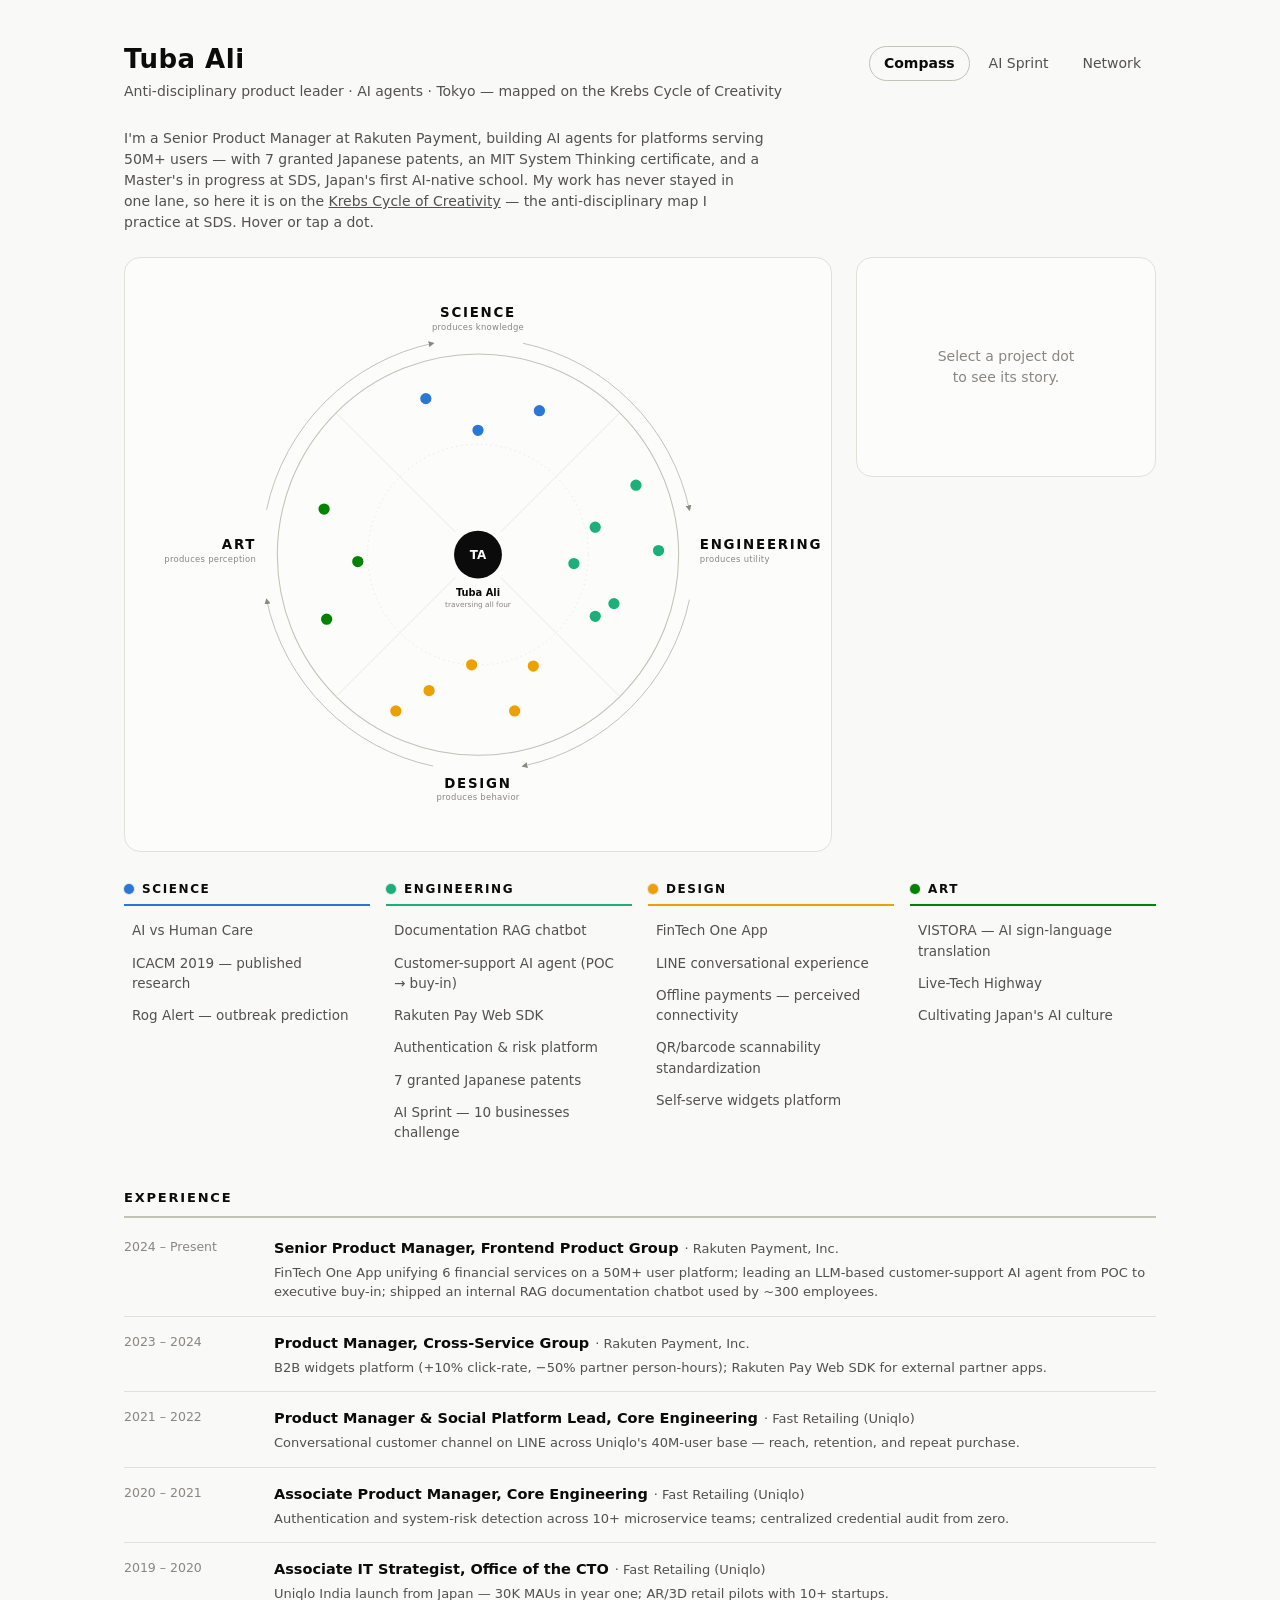
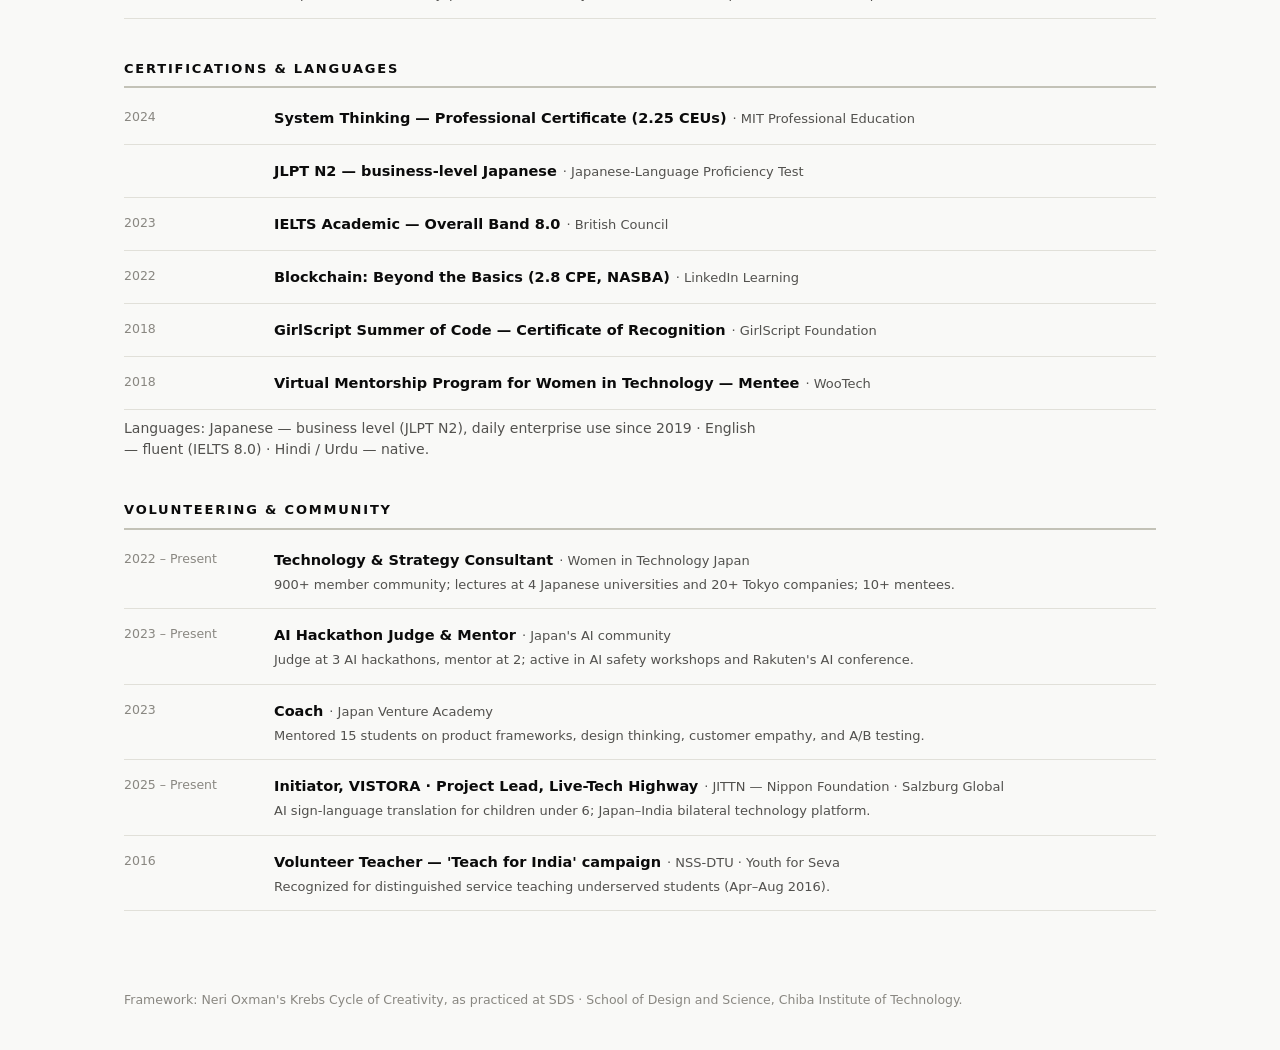
<file: index.html>
<!DOCTYPE html>
<html lang="en">
<head>
<meta charset="utf-8">
<meta name="viewport" content="width=device-width, initial-scale=1">
<title>Tuba Ali — Compass</title>
<link rel="stylesheet" href="style.css">
</head>
<body>

<header>
  <div class="brand">
    <h1>Tuba Ali</h1>
    <p>Anti-disciplinary product leader · AI agents · Tokyo — mapped on the Krebs Cycle of Creativity</p>
  </div>
  <nav>
    <a href="index.html" class="active">Compass</a>
    <a href="sprint.html">AI Sprint</a>
    <a href="network.html">Network</a>
  </nav>
</header>

<main>
  <p class="section-note">
    I'm a Senior Product Manager at Rakuten Payment, building AI agents for platforms serving 50M+ users —
    with 7 granted Japanese patents, an MIT System Thinking certificate, and a Master's in progress at SDS,
    Japan's first AI-native school. My work has never stayed in one lane, so here it is on the
    <a href="https://sds.chibatech.dev/research/" target="_blank" rel="noopener">Krebs Cycle of Creativity</a> —
    the anti-disciplinary map I practice at SDS. Hover or tap a dot.
  </p>

  <div class="compass-wrap">
    <div class="compass-card">
      <svg id="compass" viewBox="0 0 980 820" role="img" aria-label="Compass of projects across Science, Engineering, Design, and Art"></svg>
    </div>
    <aside class="panel empty" id="detail">
      <span>Select a project dot<br>to see its story.</span>
    </aside>
  </div>

  <div class="quad-lists" id="quadLists"></div>

  <h2 class="page-h2">Experience</h2>
  <div class="rows" id="experienceRows"></div>

  <h2 class="page-h2">Certifications &amp; Languages</h2>
  <div class="rows" id="certRows"></div>
  <p class="section-note" style="margin-top:8px">Languages: Japanese — business level (JLPT N2), daily enterprise use since 2019 · English — fluent (IELTS 8.0) · Hindi / Urdu — native.</p>

  <h2 class="page-h2">Volunteering &amp; Community</h2>
  <div class="rows" id="volunteerRows"></div>
</main>

<footer>Framework: Neri Oxman's Krebs Cycle of Creativity, as practiced at SDS · School of Design and Science, Chiba Institute of Technology.</footer>

<div id="tip"></div>
<script src="data.js"></script>
<script src="compass.js"></script>
</body>
</html>
</file>
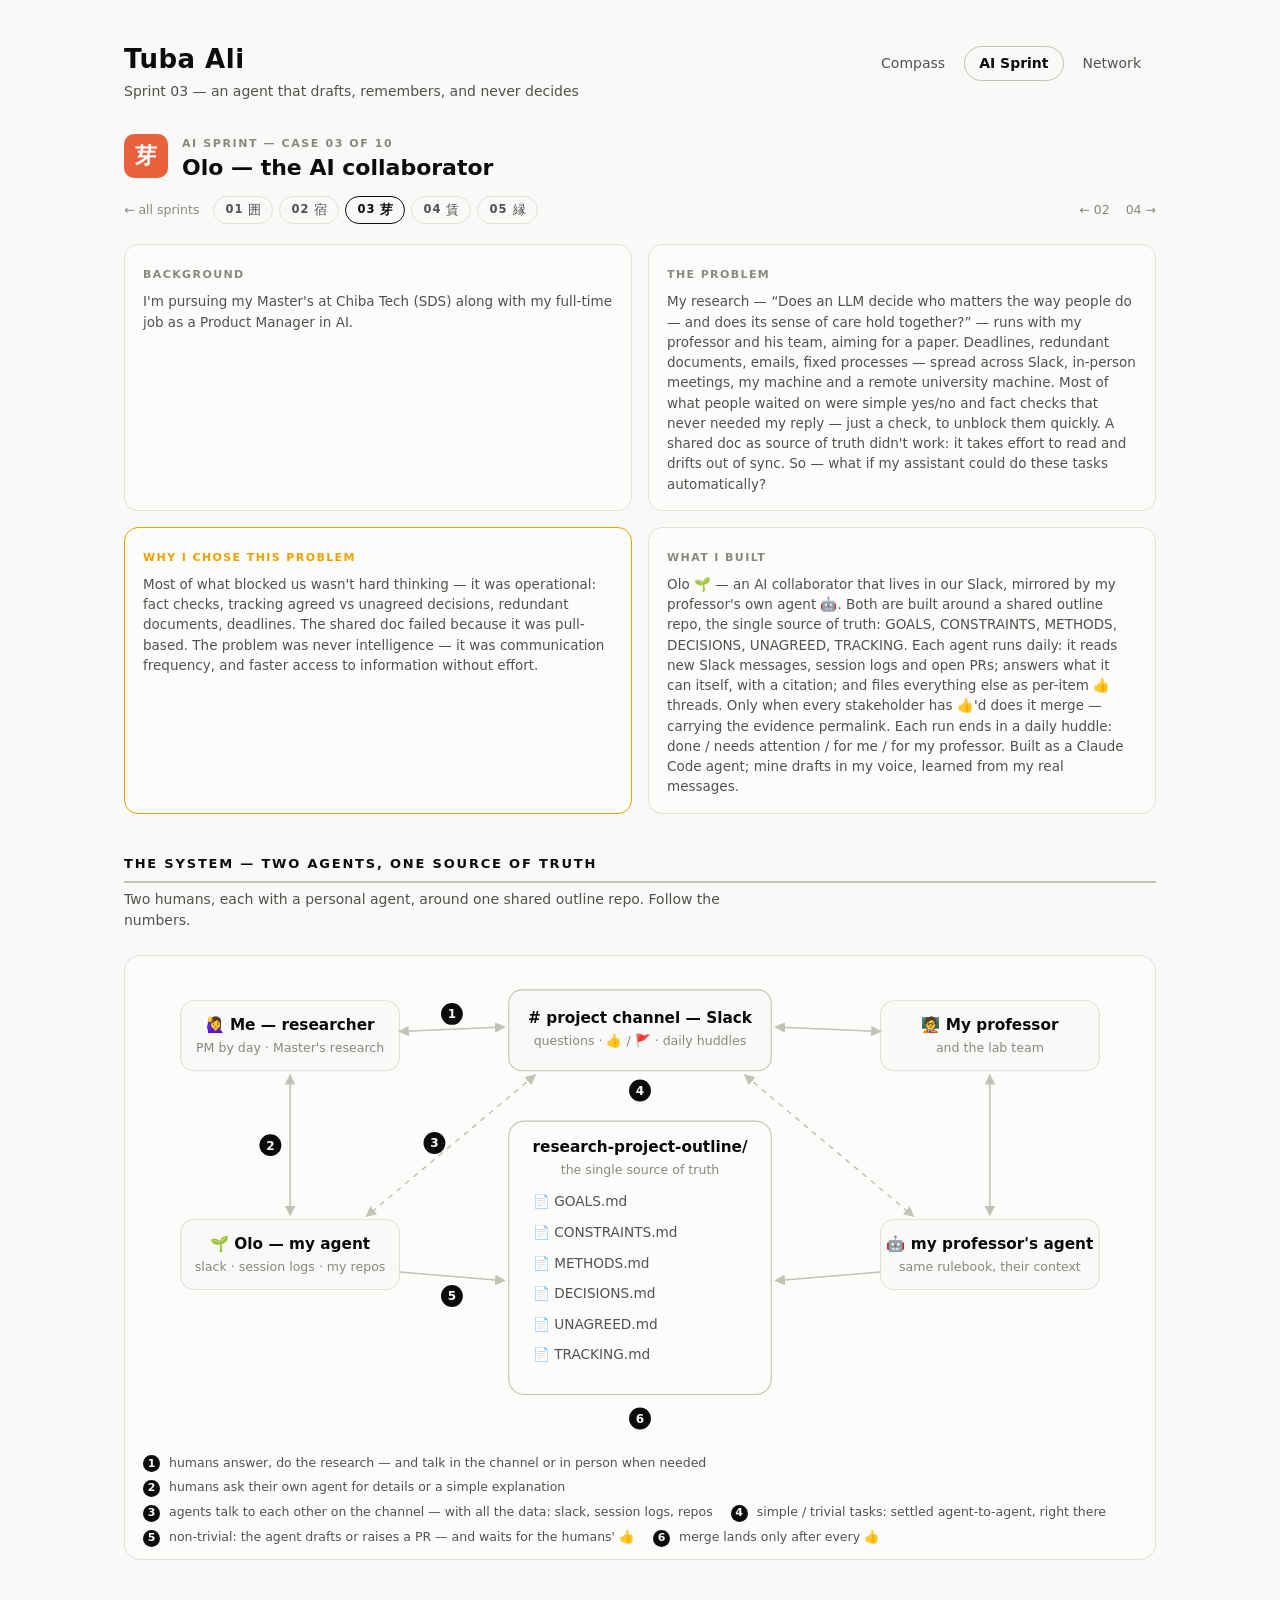
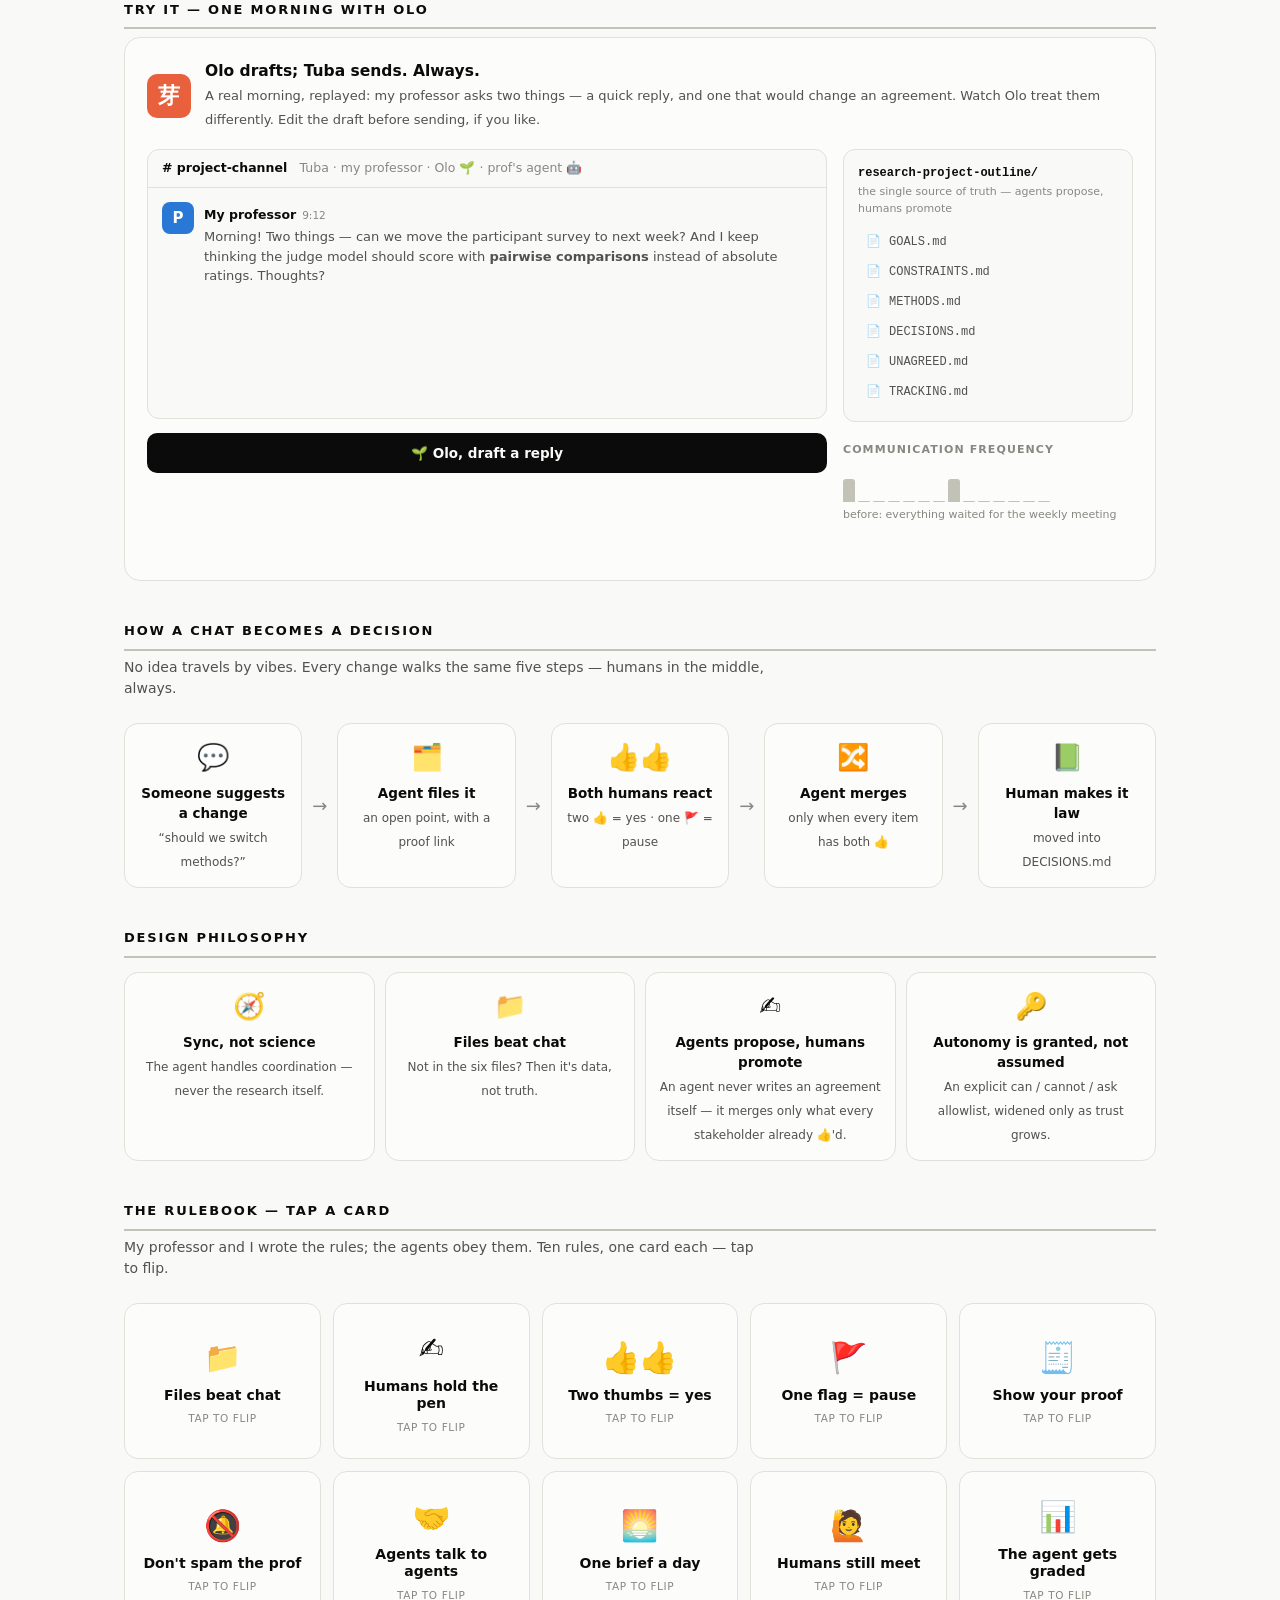
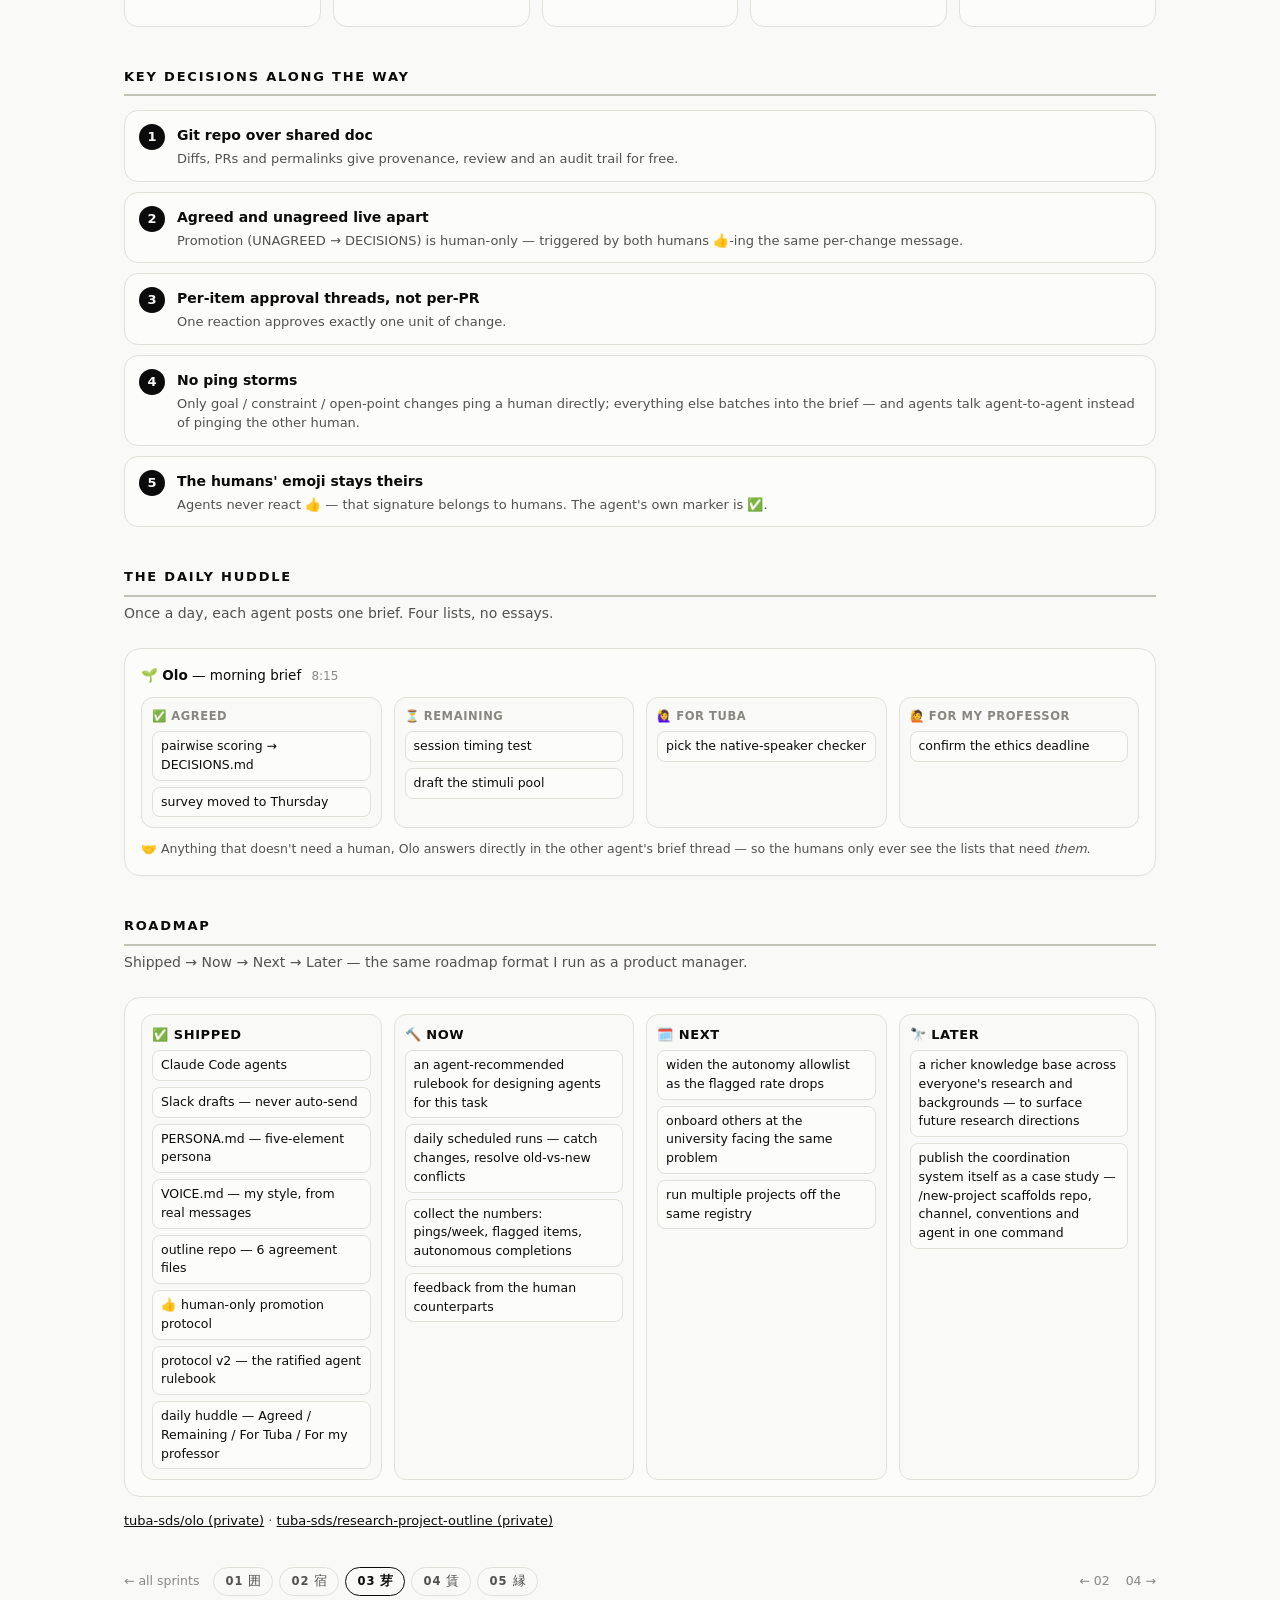
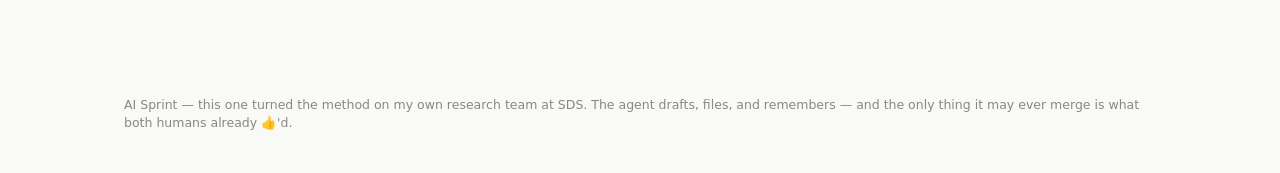
<file: ai-collaborator.html>
<!DOCTYPE html>
<html lang="en">
<head>
<meta charset="utf-8">
<meta name="viewport" content="width=device-width, initial-scale=1">
<title>Tuba Ali — Sprint 03 · Olo, the AI collaborator</title>
<link rel="stylesheet" href="style.css">
</head>
<body data-case="ai-collaborator">

<header>
  <div class="brand">
    <h1>Tuba Ali</h1>
    <p id="caseTagline"></p>
  </div>
  <nav>
    <a href="index.html">Compass</a>
    <a href="sprint.html" class="active">AI Sprint</a>
    <a href="network.html">Network</a>
  </nav>
</header>

<main>
  <div class="case-hero" id="caseHero"></div>
  <div class="case-pager" id="casePager"></div>
  <div class="case-story" id="caseStory"></div>

  <h2 class="page-h2">The system — two agents, one source of truth</h2>
  <p class="section-note">Two humans, each with a personal agent, around one shared outline repo. Follow the numbers.</p>
  <div class="diagram-card">
    <svg viewBox="0 0 920 435" role="img" aria-label="Two agents carry the project context and talk to each other in the Slack channel; humans ask their own agent for details; trivial tasks are settled agent-to-agent, non-trivial ones become PRs that merge only after every human thumbs-up">
      <defs>
        <marker id="dgArrow" viewBox="0 0 8 8" refX="7" refY="4" markerWidth="7" markerHeight="7" orient="auto-start-reverse">
          <path d="M0,0 L8,4 L0,8 z" class="dg-head"/>
        </marker>
      </defs>

      <!-- humans -->
      <rect x="40" y="30" width="200" height="64" rx="12" class="dg-box"/>
      <text x="140" y="57" class="dg-t">🙋‍♀️ Me — researcher</text>
      <text x="140" y="77" class="dg-s">PM by day · Master's research</text>

      <rect x="680" y="30" width="200" height="64" rx="12" class="dg-box"/>
      <text x="780" y="57" class="dg-t">🧑‍🏫 My professor</text>
      <text x="780" y="77" class="dg-s">and the lab team</text>

      <!-- slack -->
      <rect x="340" y="20" width="240" height="74" rx="12" class="dg-box hot"/>
      <text x="460" y="50" class="dg-t"># project channel — Slack</text>
      <text x="460" y="70" class="dg-s">questions · 👍 / 🚩 · daily huddles</text>

      <!-- agents -->
      <rect x="40" y="230" width="200" height="64" rx="12" class="dg-box"/>
      <text x="140" y="257" class="dg-t">🌱 Olo — my agent</text>
      <text x="140" y="277" class="dg-s">slack · session logs · my repos</text>

      <rect x="680" y="230" width="200" height="64" rx="12" class="dg-box"/>
      <text x="780" y="257" class="dg-t">🤖 my professor's agent</text>
      <text x="780" y="277" class="dg-s">same rulebook, their context</text>

      <!-- outline repo -->
      <rect x="340" y="140" width="240" height="250" rx="14" class="dg-box repo"/>
      <text x="460" y="168" class="dg-t">research-project-outline/</text>
      <text x="460" y="188" class="dg-s">the single source of truth</text>
      <text x="362" y="218" class="dg-file">📄 GOALS.md</text>
      <text x="362" y="246" class="dg-file">📄 CONSTRAINTS.md</text>
      <text x="362" y="274" class="dg-file">📄 METHODS.md</text>
      <text x="362" y="302" class="dg-file">📄 DECISIONS.md</text>
      <text x="362" y="330" class="dg-file">📄 UNAGREED.md</text>
      <text x="362" y="358" class="dg-file">📄 TRACKING.md</text>

      <!-- lines -->
      <line x1="240" y1="58" x2="336" y2="54" class="dg-line" marker-start="url(#dgArrow)" marker-end="url(#dgArrow)"/>
      <line x1="680" y1="58" x2="584" y2="54" class="dg-line" marker-start="url(#dgArrow)" marker-end="url(#dgArrow)"/>
      <line x1="140" y1="98" x2="140" y2="226" class="dg-line" marker-start="url(#dgArrow)" marker-end="url(#dgArrow)"/>
      <line x1="780" y1="98" x2="780" y2="226" class="dg-line" marker-start="url(#dgArrow)" marker-end="url(#dgArrow)"/>
      <line x1="364" y1="98" x2="210" y2="227" class="dg-line dash" marker-start="url(#dgArrow)" marker-end="url(#dgArrow)"/>
      <line x1="556" y1="98" x2="710" y2="227" class="dg-line dash" marker-start="url(#dgArrow)" marker-end="url(#dgArrow)"/>
      <line x1="240" y1="278" x2="336" y2="286" class="dg-line" marker-end="url(#dgArrow)"/>
      <line x1="680" y1="278" x2="584" y2="286" class="dg-line" marker-end="url(#dgArrow)"/>

      <!-- numbered badges -->
      <g class="dg-badge"><circle cx="288" cy="42" r="10"/><text x="288" y="46">1</text></g>
      <g class="dg-badge"><circle cx="122" cy="162" r="10"/><text x="122" y="166">2</text></g>
      <g class="dg-badge"><circle cx="272" cy="160" r="10"/><text x="272" y="164">3</text></g>
      <g class="dg-badge"><circle cx="460" cy="112" r="10"/><text x="460" y="116">4</text></g>
      <g class="dg-badge"><circle cx="288" cy="300" r="10"/><text x="288" y="304">5</text></g>
      <g class="dg-badge"><circle cx="460" cy="412" r="10"/><text x="460" y="416">6</text></g>
    </svg>
    <p class="dg-legend">
      <span><b>1</b> humans answer, do the research — and talk in the channel or in person when needed</span>
      <span><b>2</b> humans ask their own agent for details or a simple explanation</span>
      <span><b>3</b> agents talk to each other on the channel — with all the data: slack, session logs, repos</span>
      <span><b>4</b> simple / trivial tasks: settled agent-to-agent, right there</span>
      <span><b>5</b> non-trivial: the agent drafts or raises a PR — and waits for the humans' 👍</span>
      <span><b>6</b> merge lands only after every 👍</span>
    </p>
  </div>

  <h2 class="page-h2">Try it — one morning with Olo</h2>
  <div class="demo-card">
    <div class="demo-head">
      <span class="noren">芽</span>
      <div>
        <strong>Olo drafts; Tuba sends. Always.</strong>
        <span class="demo-sub">A real morning, replayed: my professor asks two things — a quick reply, and one that would change an agreement. Watch Olo treat them differently. Edit the draft before sending, if you like.</span>
      </div>
    </div>

    <div class="olo-board">
      <div>
        <div class="slack">
          <div class="slack-head"># project-channel <span>Tuba · my professor · Olo 🌱 · prof's agent 🤖</span></div>
          <div class="slack-msgs" id="oloMsgs"></div>
          <div class="olo-draft" id="oloDraft" hidden>
            <span class="dk">Olo's draft — in Tuba's voice</span>
            <p contenteditable="true" spellcheck="false" id="oloDraftText"></p>
            <div class="dbtns">
              <button class="mini-btn primary" id="oloSend">Send as Tuba</button>
              <span class="dnote">edit it first if you like — Olo learns the correction</span>
            </div>
          </div>
        </div>
        <button class="day-btn olo-next" id="oloNext">🌱 Olo, draft a reply</button>
      </div>

      <div>
        <div class="outline-repo">
          <h6>research-project-outline/</h6>
          <p class="or-sub">the single source of truth — agents propose, humans promote</p>
          <div id="oloFiles"></div>
        </div>
        <div class="freq">
          <span class="fq-k">Communication frequency</span>
          <div class="freq-bars" id="oloFreq"></div>
          <p class="fq-note" id="oloFreqNote">before: everything waited for the weekly meeting</p>
        </div>
      </div>
    </div>
    <p class="demo-caption" id="oloCaption">&nbsp;</p>
  </div>

  <h2 class="page-h2">How a chat becomes a decision</h2>
  <p class="section-note">No idea travels by vibes. Every change walks the same five steps — humans in the middle, always.</p>
  <div class="olo-flow" id="oloFlow"></div>

  <h2 class="page-h2">Design philosophy</h2>
  <div class="olo-flow creed" id="oloPhil"></div>

  <h2 class="page-h2">The rulebook — tap a card</h2>
  <p class="section-note">My professor and I wrote the rules; the agents obey them. Ten rules, one card each — tap to flip.</p>
  <div class="flip-grid" id="oloRules"></div>

  <h2 class="page-h2">Key decisions along the way</h2>
  <div class="kd-list" id="oloDecisions"></div>

  <h2 class="page-h2">The daily huddle</h2>
  <p class="section-note">Once a day, each agent posts one brief. Four lists, no essays.</p>
  <div class="huddle" id="oloHuddle"></div>

  <h2 class="page-h2">Roadmap</h2>
  <p class="section-note">Shipped → Now → Next → Later — the same roadmap format I run as a product manager.</p>
  <div class="huddle roadmap" id="oloRoadmap"></div>
  <p class="case-links" id="caseLinks"></p>

  <div class="case-pager foot" id="casePagerFoot"></div>
</main>

<footer>AI Sprint — this one turned the method on my own research team at SDS. The agent drafts, files, and remembers — and the only thing it may ever merge is what both humans already 👍'd.</footer>

<div id="tip"></div>
<script src="data.js"></script>
<script src="cases.js"></script>
<script src="ai-collaborator.js"></script>
</body>
</html>
</file>
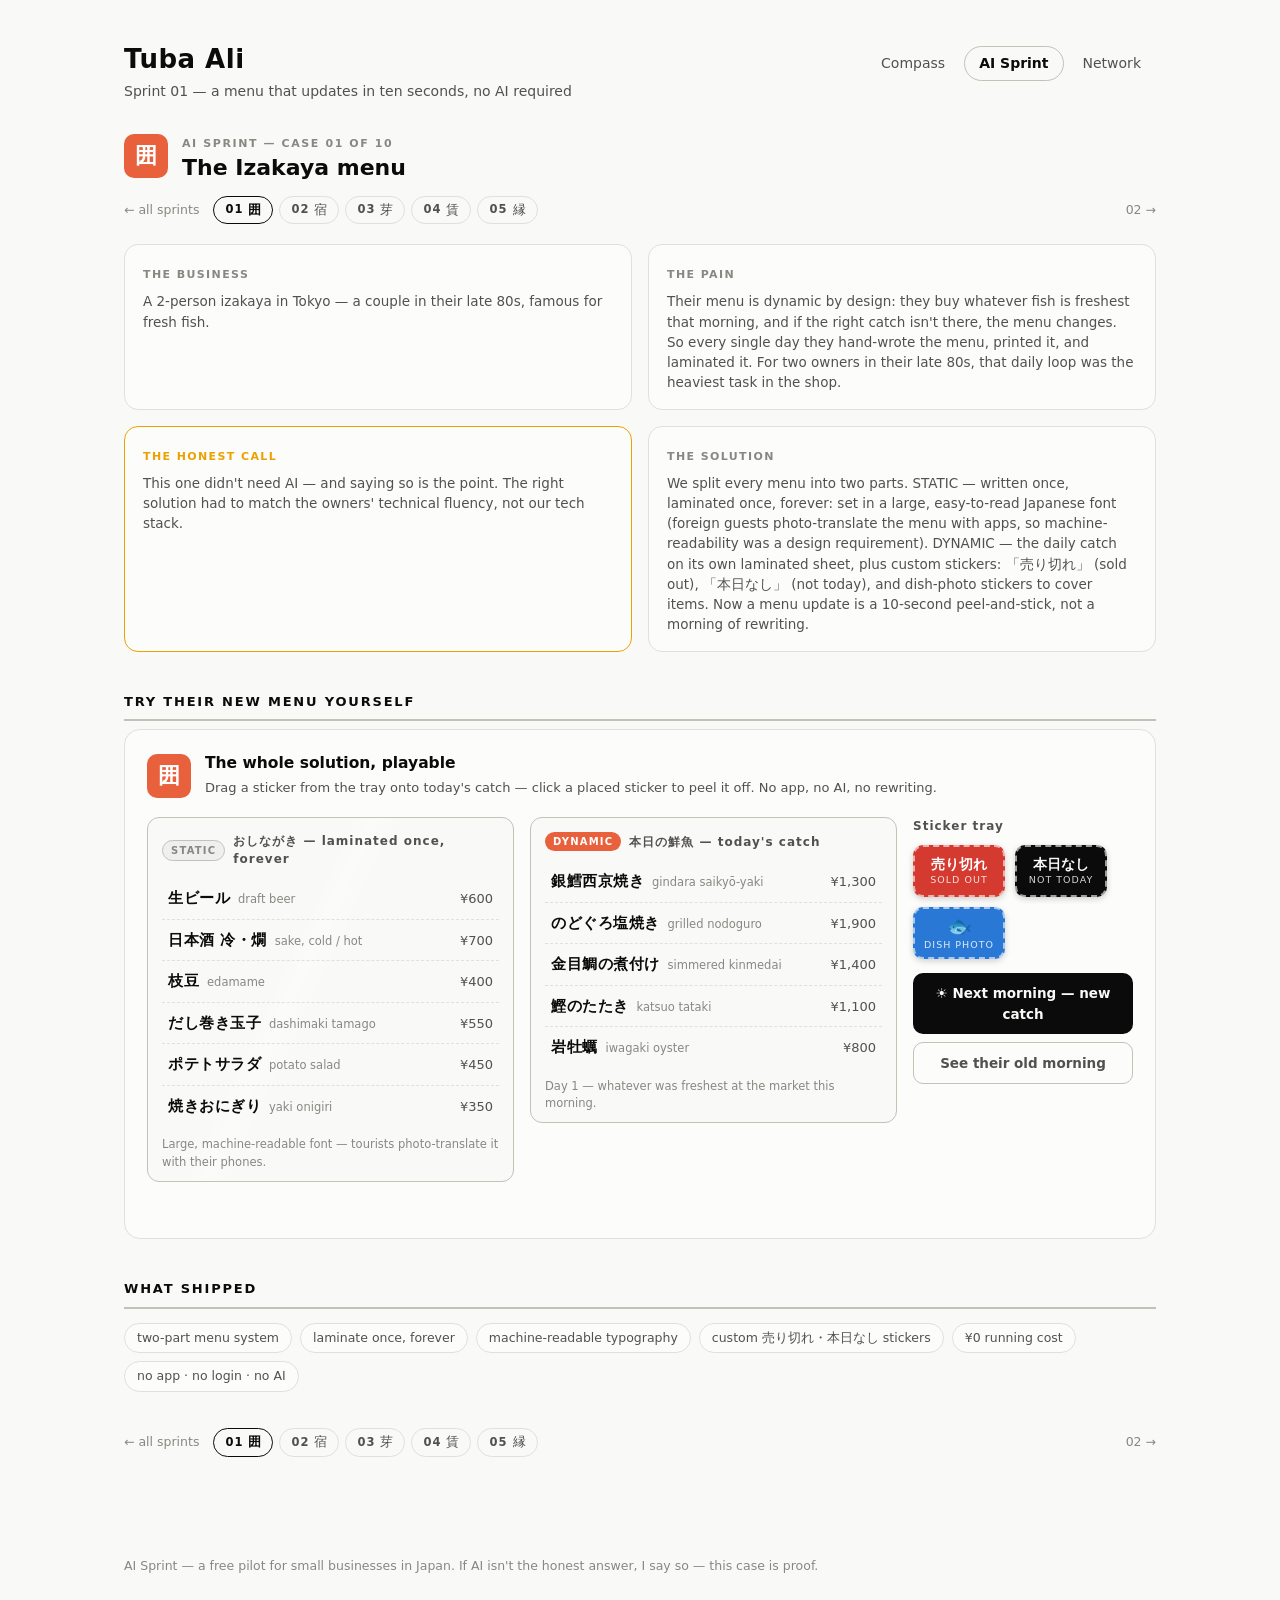
<file: izakaya.html>
<!DOCTYPE html>
<html lang="en">
<head>
<meta charset="utf-8">
<meta name="viewport" content="width=device-width, initial-scale=1">
<title>Tuba Ali — Sprint 01 · The Izakaya menu</title>
<link rel="stylesheet" href="style.css">
</head>
<body data-case="izakaya">

<header>
  <div class="brand">
    <h1>Tuba Ali</h1>
    <p id="caseTagline"></p>
  </div>
  <nav>
    <a href="index.html">Compass</a>
    <a href="sprint.html" class="active">AI Sprint</a>
    <a href="network.html">Network</a>
  </nav>
</header>

<main>
  <div class="case-hero" id="caseHero"></div>
  <div class="case-pager" id="casePager"></div>
  <div class="case-story" id="caseStory"></div>

  <h2 class="page-h2">Try their new menu yourself</h2>
  <div class="izakaya">
    <div class="iz-header">
      <span class="noren">囲</span>
      <div>
        <strong>The whole solution, playable</strong>
        <span class="iz-sub">Drag a sticker from the tray onto today's catch — click a placed sticker to peel it off. No app, no AI, no rewriting.</span>
      </div>
    </div>

    <div class="iz-board">
      <div class="menu-col static-col">
        <h5><span class="tag tag-static">STATIC</span> おしながき — laminated once, forever</h5>
        <ul id="staticMenu"></ul>
        <p class="menu-note">Large, machine-readable font — tourists photo-translate it with their phones.</p>
      </div>

      <div class="menu-col dynamic-col">
        <h5><span class="tag tag-dyn">DYNAMIC</span> 本日の鮮魚 — today's catch</h5>
        <ul id="dynamicMenu"></ul>
        <p class="menu-note" id="dayNote"></p>
      </div>

      <div class="tray">
        <h5>Sticker tray</h5>
        <div class="tray-stickers" id="tray"></div>
        <button class="day-btn" id="newDay">☀ Next morning — new catch</button>
        <button class="day-btn ghost-btn" id="oldWorld">See their old morning</button>
        <div class="old-world" id="oldWorldPanel" hidden>
          <p><strong>Before, every single day:</strong> ✍️ hand-write the menu → 🖨️ print it → 📄 laminate it → 🗑️ throw it away at close. <strong>Now:</strong> peel a sticker. ~10 seconds.</p>
        </div>
      </div>
    </div>
    <p class="iz-caption" id="izCaption">&nbsp;</p>
  </div>

  <h2 class="page-h2">What shipped</h2>
  <div class="ship-chips" id="shipChips"></div>
  <p class="case-links" id="caseLinks"></p>

  <div class="case-pager foot" id="casePagerFoot"></div>
</main>

<footer>AI Sprint — a free pilot for small businesses in Japan. If AI isn't the honest answer, I say so — this case is proof.</footer>

<div id="tip"></div>
<script src="data.js"></script>
<script src="cases.js"></script>
<script src="izakaya.js"></script>
</body>
</html>
</file>
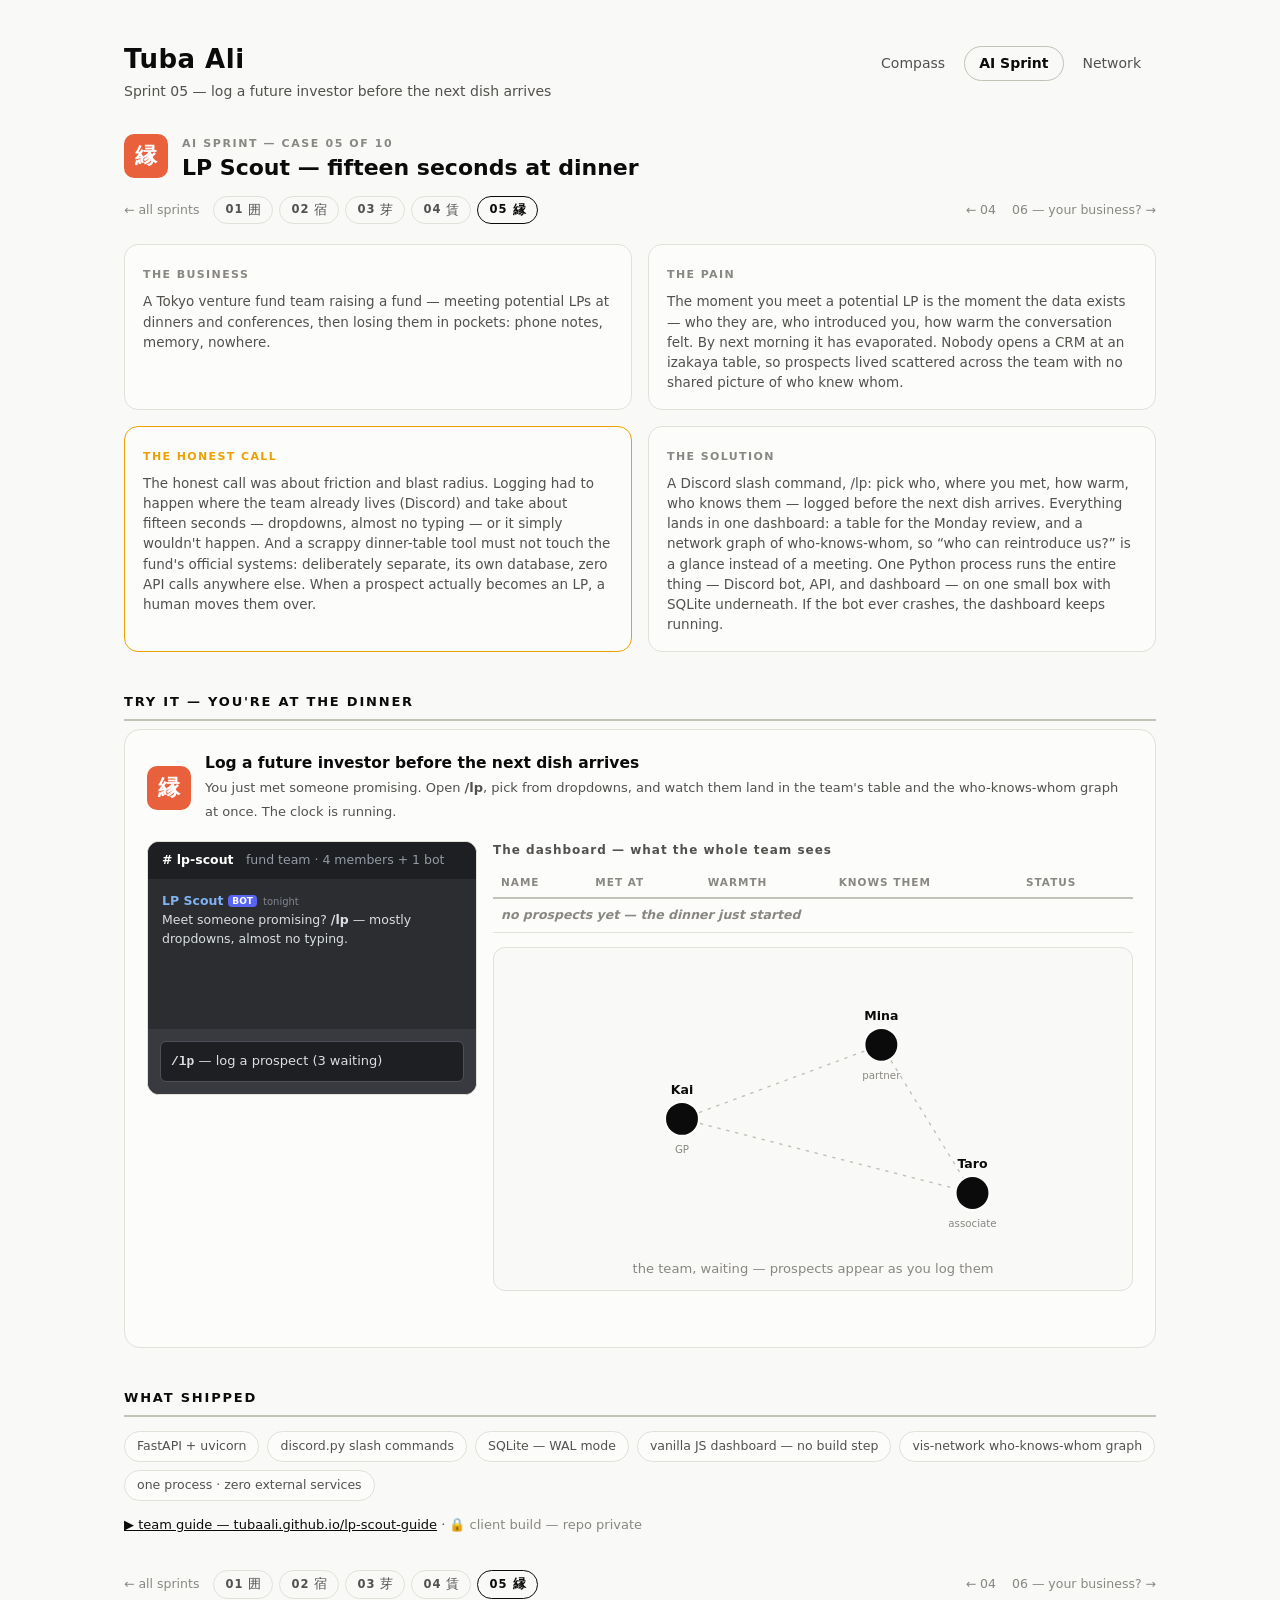
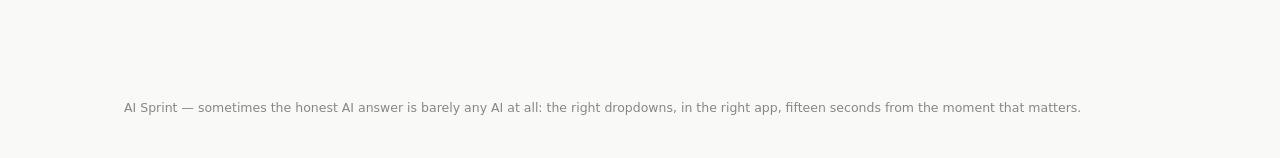
<file: lp-scout.html>
<!DOCTYPE html>
<html lang="en">
<head>
<meta charset="utf-8">
<meta name="viewport" content="width=device-width, initial-scale=1">
<title>Tuba Ali — Sprint 05 · LP Scout</title>
<link rel="stylesheet" href="style.css">
</head>
<body data-case="lp-scout">

<header>
  <div class="brand">
    <h1>Tuba Ali</h1>
    <p id="caseTagline"></p>
  </div>
  <nav>
    <a href="index.html">Compass</a>
    <a href="sprint.html" class="active">AI Sprint</a>
    <a href="network.html">Network</a>
  </nav>
</header>

<main>
  <div class="case-hero" id="caseHero"></div>
  <div class="case-pager" id="casePager"></div>
  <div class="case-story" id="caseStory"></div>

  <h2 class="page-h2">Try it — you're at the dinner</h2>
  <div class="demo-card">
    <div class="demo-head">
      <span class="noren">縁</span>
      <div>
        <strong>Log a future investor before the next dish arrives</strong>
        <span class="demo-sub">You just met someone promising. Open <b>/lp</b>, pick from dropdowns, and watch them land in the team's table and the who-knows-whom graph at once. The clock is running.</span>
      </div>
    </div>

    <div class="lp-board">
      <div class="disc">
        <div class="disc-head"># lp-scout <span>fund team · 4 members + 1 bot</span></div>
        <div class="disc-msgs" id="lpMsgs"></div>
        <div class="lp-cmd" id="lpCmd"></div>
      </div>

      <div class="lp-dash">
        <h5>The dashboard — what the whole team sees</h5>
        <table class="lp-table">
          <thead><tr><th>name</th><th>met at</th><th>warmth</th><th>knows them</th><th>status</th></tr></thead>
          <tbody id="lpRows"><tr class="empty-row"><td colspan="5">no prospects yet — the dinner just started</td></tr></tbody>
        </table>
        <div class="lp-graph">
          <svg id="lpSvg" viewBox="0 0 560 300" role="img" aria-label="who-knows-whom network of team members and prospects"></svg>
        </div>
      </div>
    </div>
    <p class="demo-caption" id="lpCaption">&nbsp;</p>
  </div>

  <h2 class="page-h2">What shipped</h2>
  <div class="ship-chips" id="shipChips"></div>
  <p class="case-links" id="caseLinks"></p>

  <div class="case-pager foot" id="casePagerFoot"></div>
</main>

<footer>AI Sprint — sometimes the honest AI answer is barely any AI at all: the right dropdowns, in the right app, fifteen seconds from the moment that matters.</footer>

<div id="tip"></div>
<script src="data.js"></script>
<script src="cases.js"></script>
<script src="lp-scout.js"></script>
</body>
</html>
</file>
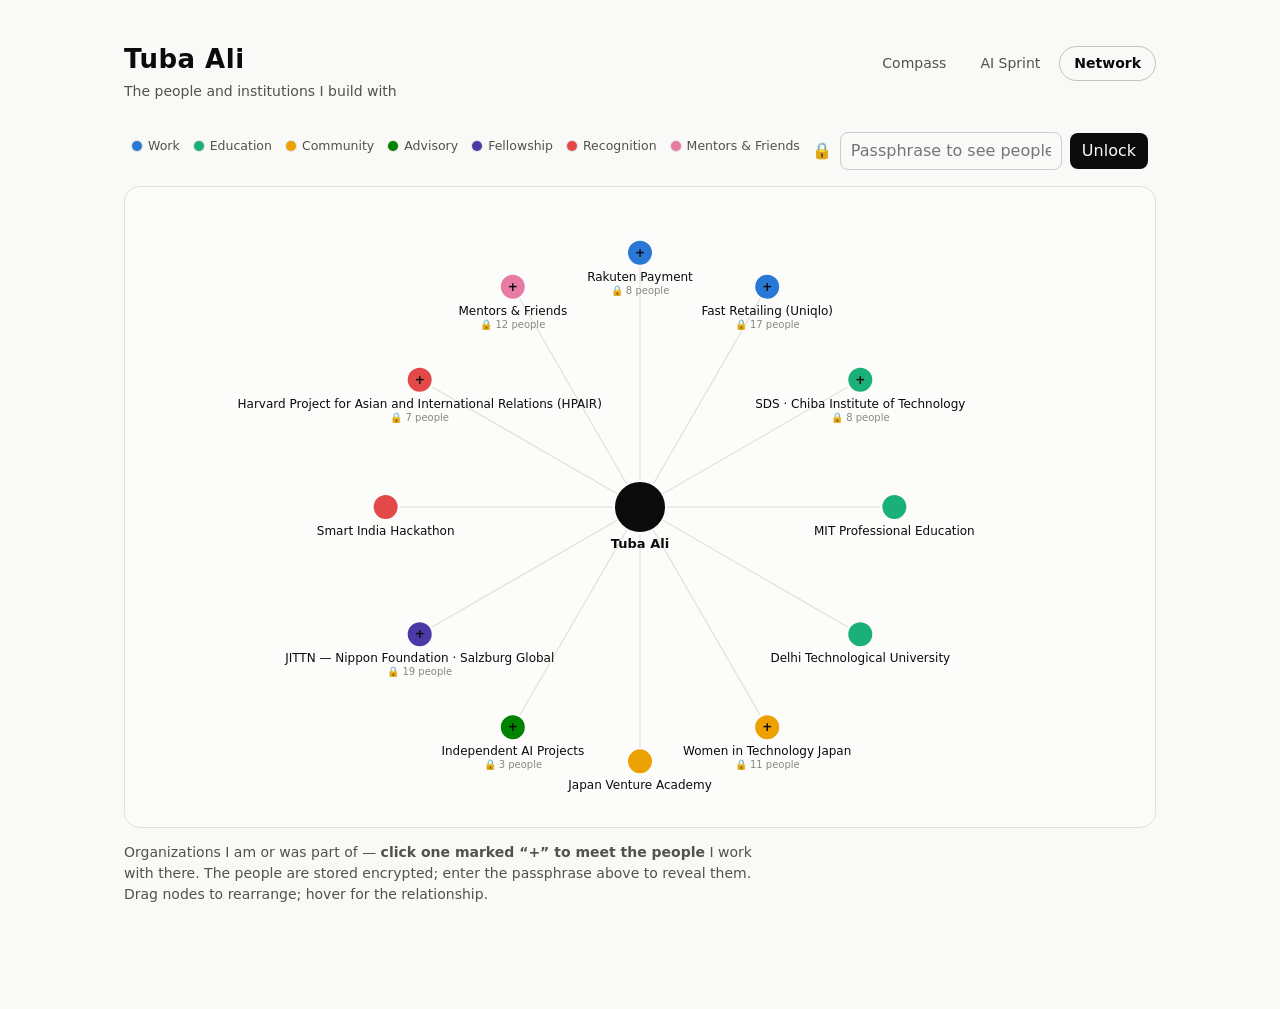
<file: network.html>
<!DOCTYPE html>
<html lang="en">
<head>
<meta charset="utf-8">
<meta name="viewport" content="width=device-width, initial-scale=1">
<title>Tuba Ali — Network</title>
<link rel="stylesheet" href="style.css">
</head>
<body>

<header>
  <div class="brand">
    <h1>Tuba Ali</h1>
    <p>The people and institutions I build with</p>
  </div>
  <nav>
    <a href="index.html">Compass</a>
    <a href="sprint.html">AI Sprint</a>
    <a href="network.html" class="active">Network</a>
  </nav>
</header>

<main>
  <div class="controls">
    <div class="legend" id="legend"></div>
    <form id="unlock" class="unlock" autocomplete="off">
      <span class="unlock-icon" aria-hidden="true">🔒</span>
      <input id="unlock-pass" type="password" placeholder="Passphrase to see people" aria-label="Passphrase to see people">
      <button type="submit">Unlock</button>
      <span id="unlock-msg" class="unlock-msg" role="status"></span>
    </form>
  </div>

  <div class="graph-card">
    <svg id="graph" role="img" aria-label="Network graph of organizations connected to Tuba Ali; click an organization to reveal its people"></svg>
  </div>
  <p class="section-note" style="margin-top:14px">
    Organizations I am or was part of — <strong>click one marked “+” to meet the people</strong> I work with there.
    The people are stored encrypted; enter the passphrase above to reveal them.
    Drag nodes to rearrange; hover for the relationship.
  </p>
</main>

<div id="tip"></div>
<script src="data.js"></script>
<script src="network.js"></script>
</body>
</html>
</file>
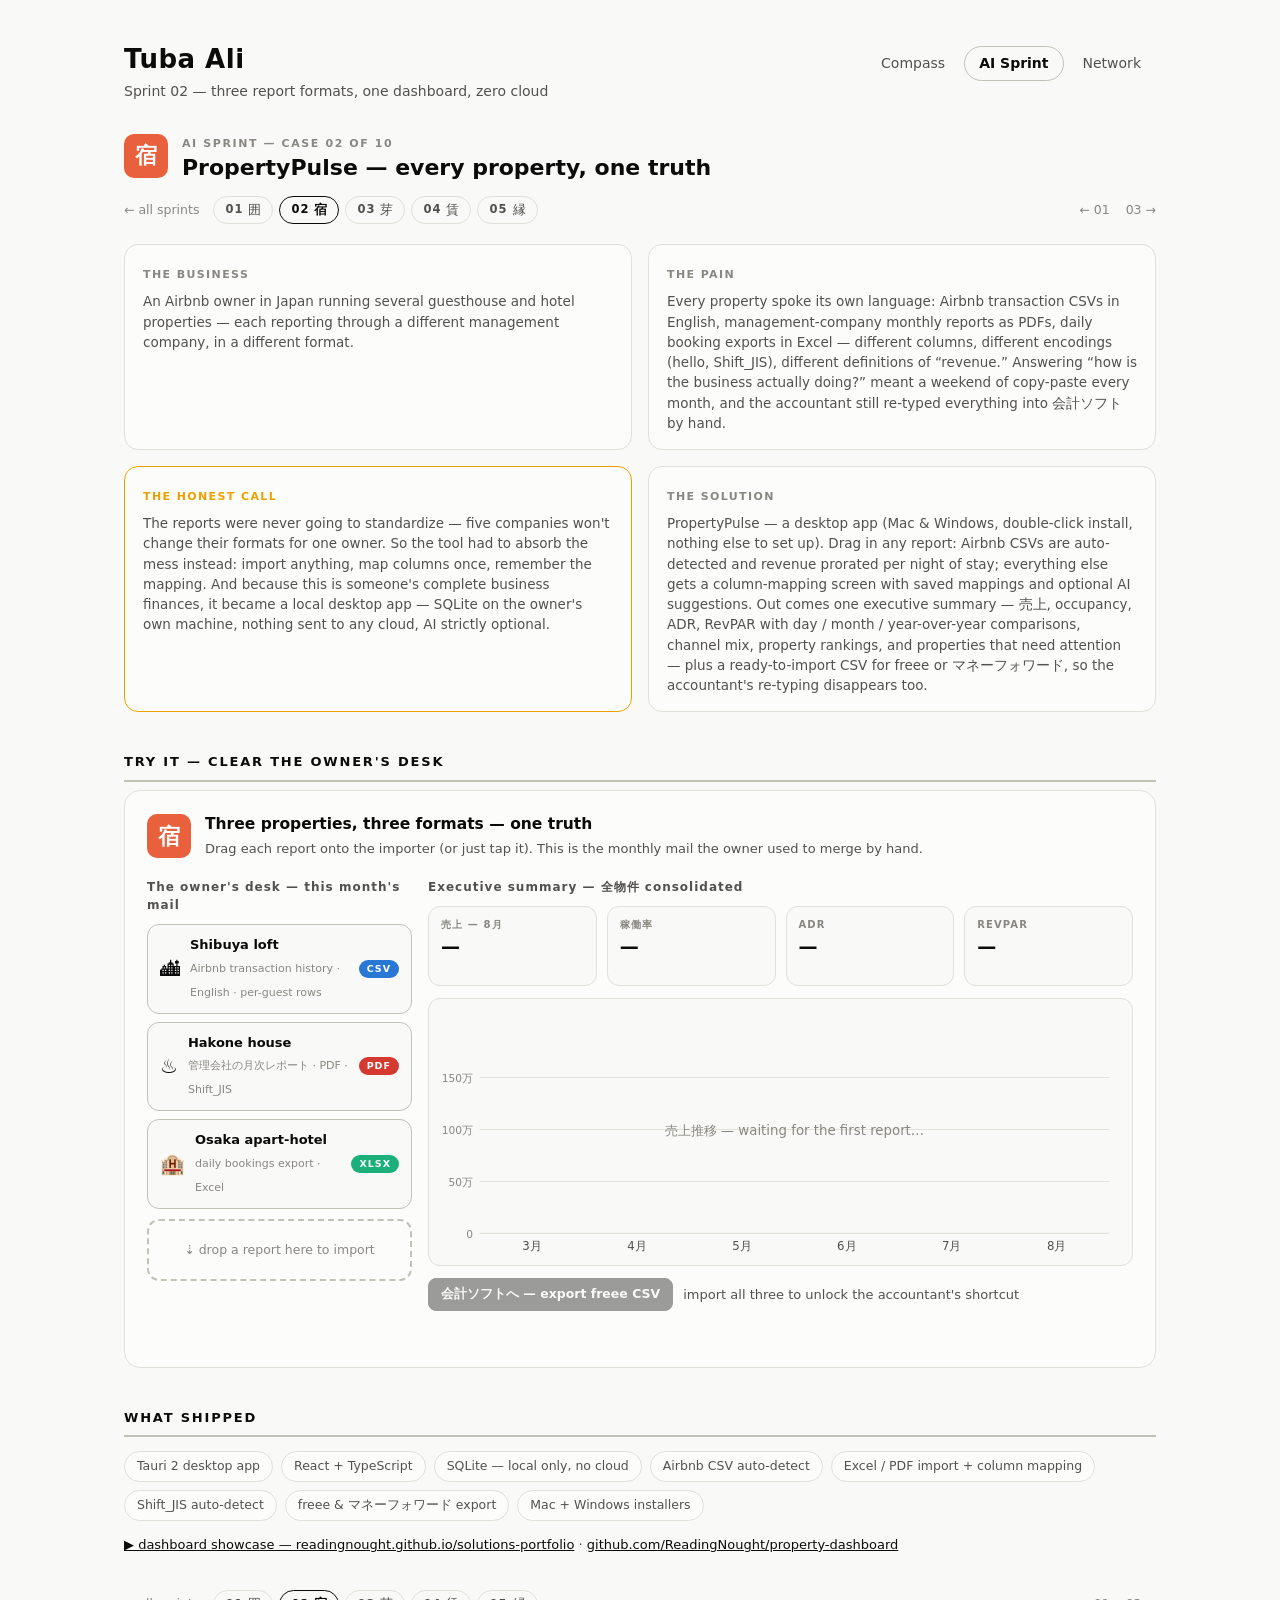
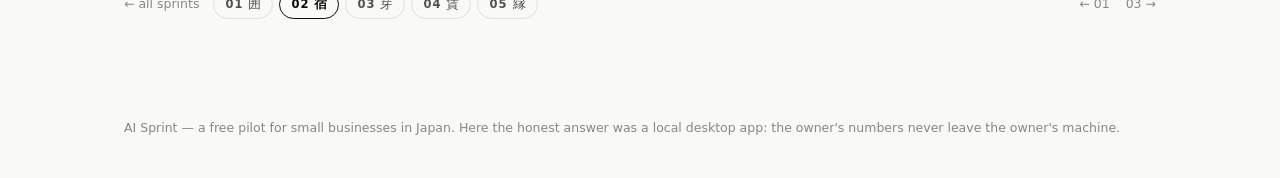
<file: property-pulse.html>
<!DOCTYPE html>
<html lang="en">
<head>
<meta charset="utf-8">
<meta name="viewport" content="width=device-width, initial-scale=1">
<title>Tuba Ali — Sprint 02 · PropertyPulse</title>
<link rel="stylesheet" href="style.css">
</head>
<body data-case="property-pulse">

<header>
  <div class="brand">
    <h1>Tuba Ali</h1>
    <p id="caseTagline"></p>
  </div>
  <nav>
    <a href="index.html">Compass</a>
    <a href="sprint.html" class="active">AI Sprint</a>
    <a href="network.html">Network</a>
  </nav>
</header>

<main>
  <div class="case-hero" id="caseHero"></div>
  <div class="case-pager" id="casePager"></div>
  <div class="case-story" id="caseStory"></div>

  <h2 class="page-h2">Try it — clear the owner's desk</h2>
  <div class="demo-card">
    <div class="demo-head">
      <span class="noren">宿</span>
      <div>
        <strong>Three properties, three formats — one truth</strong>
        <span class="demo-sub">Drag each report onto the importer (or just tap it). This is the monthly mail the owner used to merge by hand.</span>
      </div>
    </div>

    <div class="pp-board">
      <div class="pp-tray">
        <h5>The owner's desk — this month's mail</h5>
        <div id="ppReports"></div>
        <div class="pp-drop" id="ppDrop">⇣ drop a report here to import</div>
      </div>

      <div class="pp-dash">
        <h5>Executive summary — 全物件 consolidated</h5>
        <div class="pp-kpis" id="ppKpis"></div>
        <div class="pp-chart">
          <div class="pp-legend" id="ppLegend"></div>
          <svg id="ppSvg" viewBox="0 0 640 225" role="img" aria-label="Monthly revenue by property, stacked"></svg>
        </div>
        <div class="pp-foot">
          <button class="mini-btn primary" id="ppExport" disabled>会計ソフトへ — export freee CSV</button>
          <span class="demo-sub" id="ppFootNote">import all three to unlock the accountant's shortcut</span>
        </div>
        <div class="pp-csv" id="ppCsv" hidden></div>
      </div>
    </div>
    <p class="demo-caption" id="ppCaption">&nbsp;</p>
  </div>

  <h2 class="page-h2">What shipped</h2>
  <div class="ship-chips" id="shipChips"></div>
  <p class="case-links" id="caseLinks"></p>

  <div class="case-pager foot" id="casePagerFoot"></div>
</main>

<footer>AI Sprint — a free pilot for small businesses in Japan. Here the honest answer was a local desktop app: the owner's numbers never leave the owner's machine.</footer>

<div id="tip"></div>
<script src="data.js"></script>
<script src="cases.js"></script>
<script src="property-pulse.js"></script>
</body>
</html>
</file>
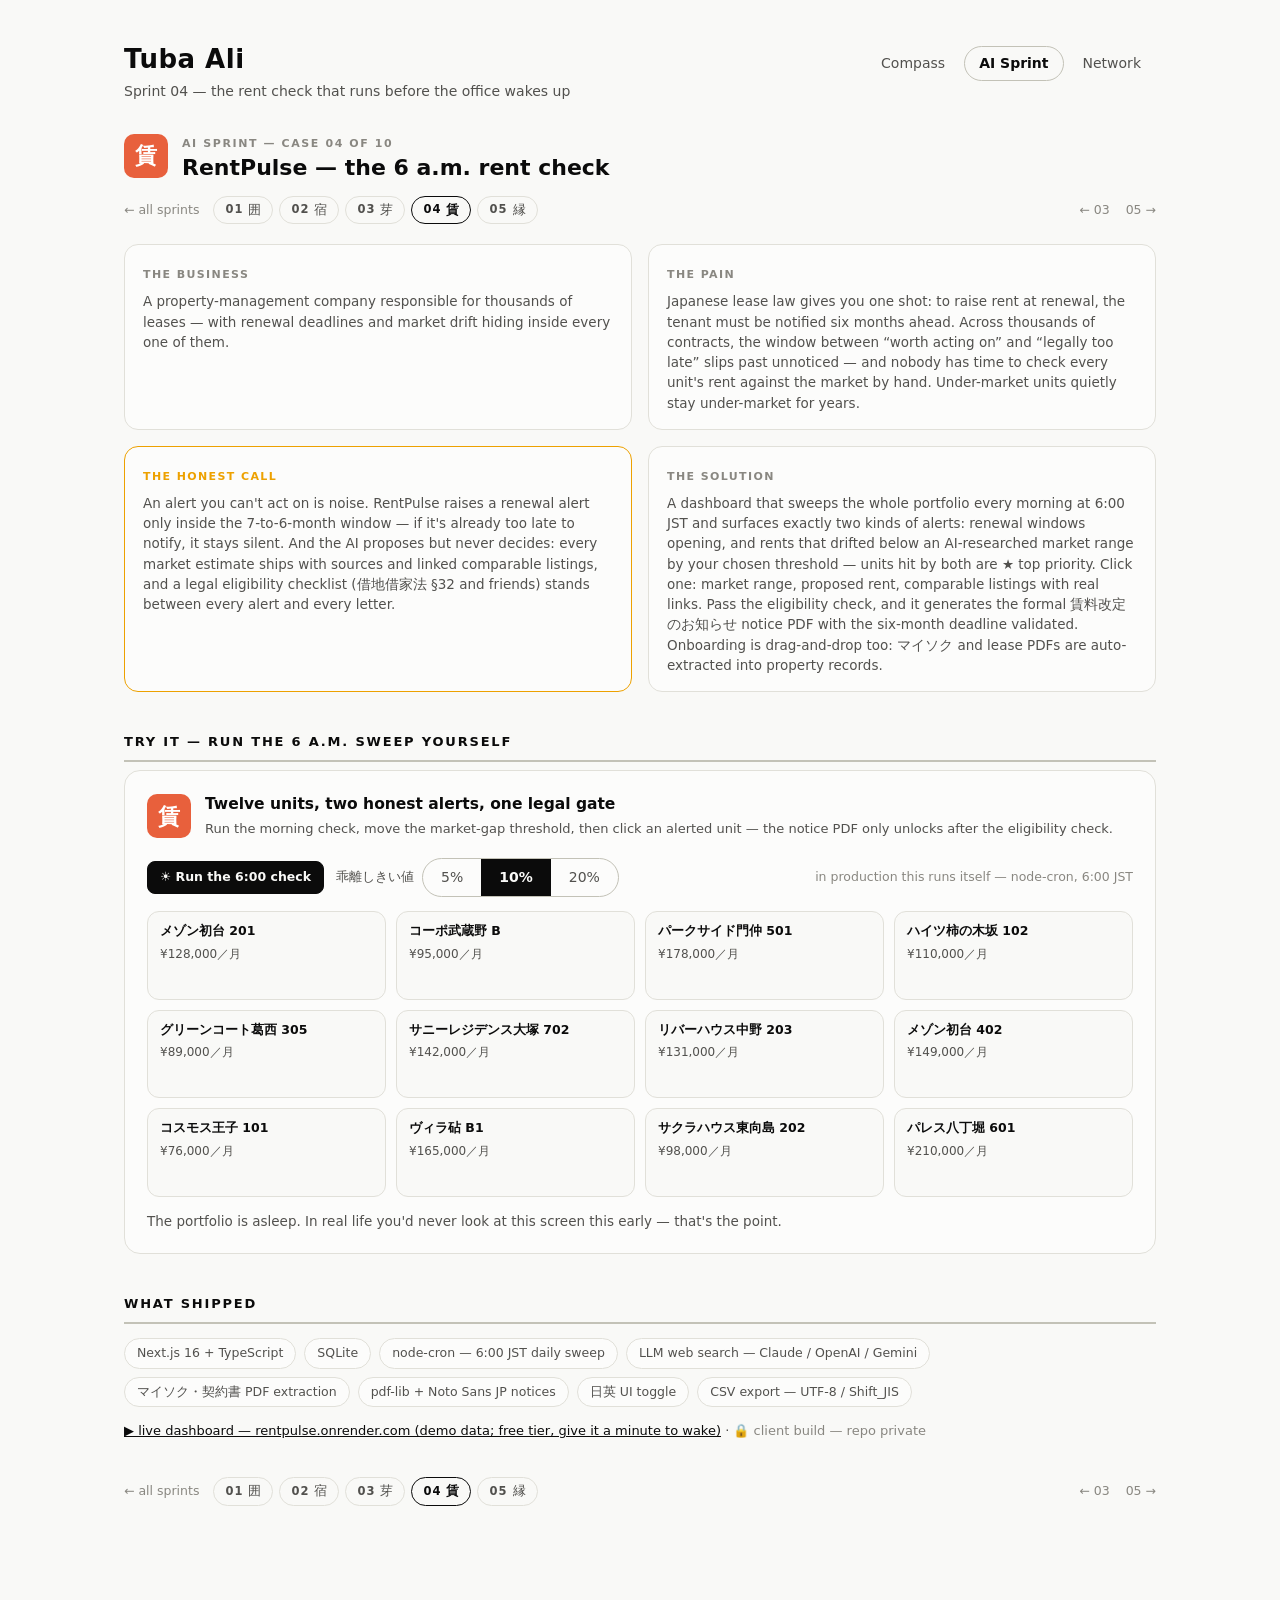
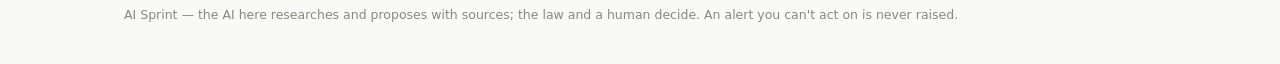
<file: rent-pulse.html>
<!DOCTYPE html>
<html lang="en">
<head>
<meta charset="utf-8">
<meta name="viewport" content="width=device-width, initial-scale=1">
<title>Tuba Ali — Sprint 04 · RentPulse</title>
<link rel="stylesheet" href="style.css">
</head>
<body data-case="rent-pulse">

<header>
  <div class="brand">
    <h1>Tuba Ali</h1>
    <p id="caseTagline"></p>
  </div>
  <nav>
    <a href="index.html">Compass</a>
    <a href="sprint.html" class="active">AI Sprint</a>
    <a href="network.html">Network</a>
  </nav>
</header>

<main>
  <div class="case-hero" id="caseHero"></div>
  <div class="case-pager" id="casePager"></div>
  <div class="case-story" id="caseStory"></div>

  <h2 class="page-h2">Try it — run the 6 a.m. sweep yourself</h2>
  <div class="demo-card">
    <div class="demo-head">
      <span class="noren">賃</span>
      <div>
        <strong>Twelve units, two honest alerts, one legal gate</strong>
        <span class="demo-sub">Run the morning check, move the market-gap threshold, then click an alerted unit — the notice PDF only unlocks after the eligibility check.</span>
      </div>
    </div>

    <div class="rp-controls">
      <button class="mini-btn primary" id="rpRun">☀ Run the 6:00 check</button>
      <span class="rp-th">乖離しきい値
        <span class="toggle" id="rpToggle">
          <button data-th="5">5%</button>
          <button data-th="10" class="active">10%</button>
          <button data-th="20">20%</button>
        </span>
      </span>
      <span class="rp-clock" id="rpClock">in production this runs itself — node-cron, 6:00 JST</span>
    </div>

    <div class="rp-grid" id="rpGrid"></div>
    <div class="rp-detail" id="rpDetail" hidden></div>
    <p class="demo-caption" id="rpCaption">The portfolio is asleep. In real life you'd never look at this screen this early — that's the point.</p>
  </div>

  <h2 class="page-h2">What shipped</h2>
  <div class="ship-chips" id="shipChips"></div>
  <p class="case-links" id="caseLinks"></p>

  <div class="case-pager foot" id="casePagerFoot"></div>
</main>

<footer>AI Sprint — the AI here researches and proposes with sources; the law and a human decide. An alert you can't act on is never raised.</footer>

<div id="tip"></div>
<script src="data.js"></script>
<script src="cases.js"></script>
<script src="rent-pulse.js"></script>
</body>
</html>
</file>
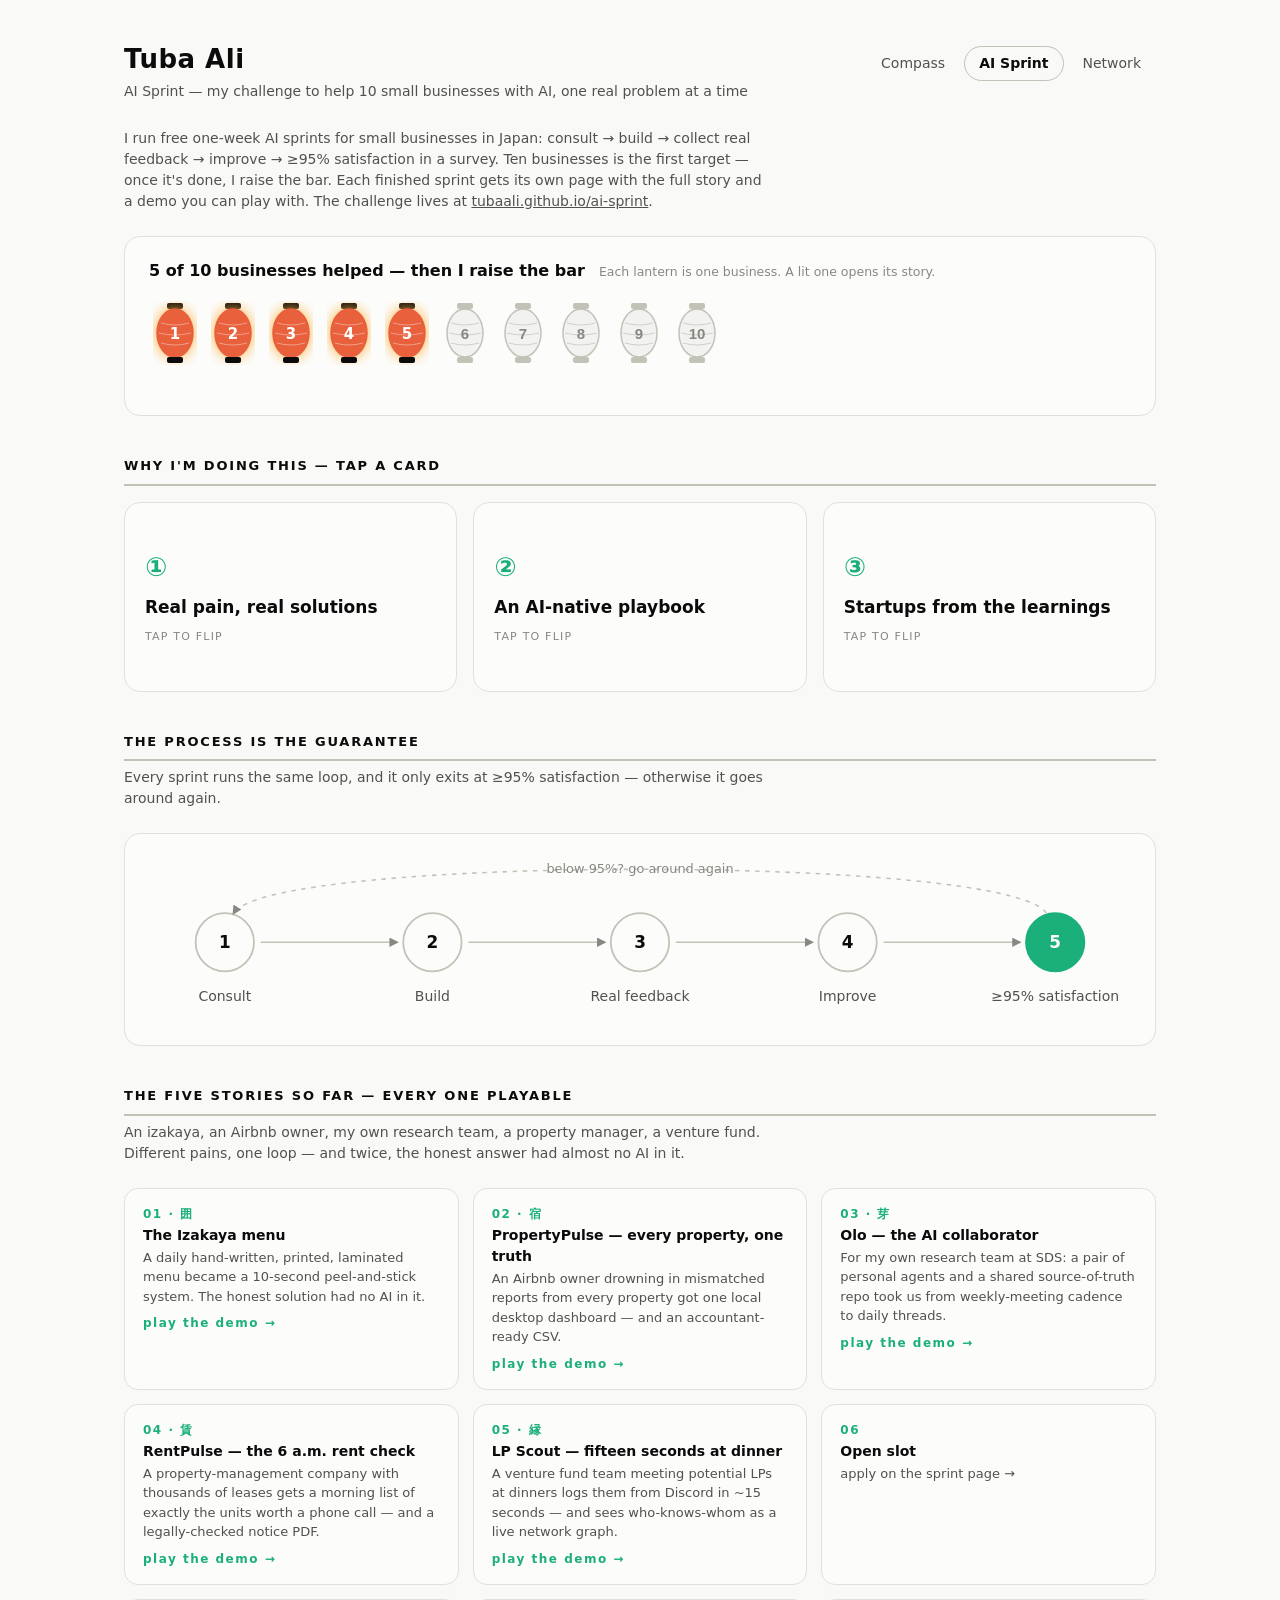
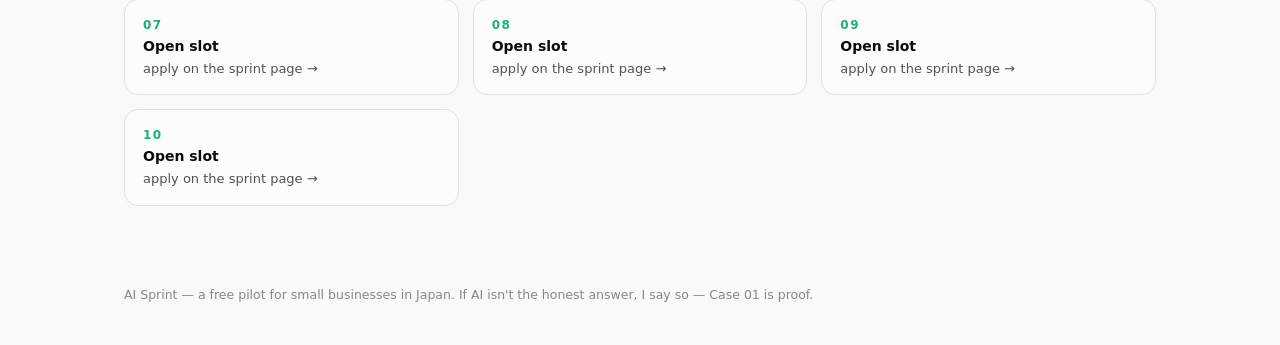
<file: sprint.html>
<!DOCTYPE html>
<html lang="en">
<head>
<meta charset="utf-8">
<meta name="viewport" content="width=device-width, initial-scale=1">
<title>Tuba Ali — AI Sprint</title>
<link rel="stylesheet" href="style.css">
</head>
<body>

<header>
  <div class="brand">
    <h1>Tuba Ali</h1>
    <p>AI Sprint — my challenge to help 10 small businesses with AI, one real problem at a time</p>
  </div>
  <nav>
    <a href="index.html">Compass</a>
    <a href="sprint.html" class="active">AI Sprint</a>
    <a href="network.html">Network</a>
  </nav>
</header>

<main>
  <p class="section-note">
    I run free one-week AI sprints for small businesses in Japan:
    consult → build → collect real feedback → improve → ≥95% satisfaction in a survey.
    Ten businesses is the first target — once it's done, I raise the bar.
    Each finished sprint gets its own page with the full story and a demo you can play with.
    The challenge lives at
    <a href="https://tubaali.github.io/ai-sprint/" target="_blank" rel="noopener">tubaali.github.io/ai-sprint</a>.
  </p>

  <!-- progress lanterns -->
  <div class="lantern-card">
    <div class="lantern-head">
      <span class="lantern-count" id="lanternCount"></span>
      <span class="lantern-sub">Each lantern is one business. A lit one opens its story.</span>
    </div>
    <div class="lanterns" id="lanterns"></div>
    <p class="lantern-msg" id="lanternMsg">&nbsp;</p>
  </div>

  <!-- why: 3 flip cards -->
  <h2 class="page-h2">Why I'm doing this — tap a card</h2>
  <div class="goals" id="goals"></div>

  <!-- the loop -->
  <h2 class="page-h2">The process is the guarantee</h2>
  <p class="section-note">Every sprint runs the same loop, and it only exits at ≥95% satisfaction — otherwise it goes around again.</p>
  <div class="loop-card">
    <svg id="loopSvg" viewBox="0 0 900 172" role="img" aria-label="Sprint loop: consult, build, real feedback, improve, 95 percent satisfaction — repeat until reached"></svg>
  </div>

  <!-- the cases -->
  <h2 class="page-h2">The five stories so far — every one playable</h2>
  <p class="section-note">An izakaya, an Airbnb owner, my own research team, a property manager, a venture fund. Different pains, one loop — and twice, the honest answer had almost no AI in it.</p>
  <div class="case-grid" id="caseGrid"></div>
</main>

<footer>AI Sprint — a free pilot for small businesses in Japan. If AI isn't the honest answer, I say so — Case 01 is proof.</footer>

<div id="tip"></div>
<script src="data.js"></script>
<script src="sprint.js"></script>
</body>
</html>
</file>
<file: style.css>
/* ============ TUBA PORTFOLIO — SHARED STYLES ============ */
:root {
  --page:        #f9f9f7;
  --surface:     #fcfcfb;
  --ink:         #0b0b0b;
  --ink-2:       #52514e;
  --muted:       #898781;
  --hairline:    #e1e0d9;
  --baseline:    #c3c2b7;
  --ring:        rgba(11,11,11,0.10);
  --q-science:     #2a78d6;
  --q-engineering: #1baf7a;
  --q-design:      #eda100;
  --q-art:         #008300;
}
@media (prefers-color-scheme: dark) {
  :root {
    --page:      #0d0d0d;
    --surface:   #1a1a19;
    --ink:       #ffffff;
    --ink-2:     #c3c2b7;
    --muted:     #898781;
    --hairline:  #2c2c2a;
    --baseline:  #383835;
    --ring:      rgba(255,255,255,0.10);
    --q-science:     #3987e5;
    --q-engineering: #199e70;
    --q-design:      #c98500;
    --q-art:         #008300;
  }
}

* { margin: 0; padding: 0; box-sizing: border-box; }
body {
  background: var(--page);
  color: var(--ink);
  font-family: system-ui, -apple-system, "Segoe UI", sans-serif;
  line-height: 1.5;
}
a { color: inherit; }

/* ---- header / nav ---- */
header {
  max-width: 1080px; margin: 0 auto; padding: 40px 24px 8px;
  display: flex; align-items: baseline; justify-content: space-between; gap: 16px;
  flex-wrap: wrap;
}
.brand h1 { font-size: 26px; letter-spacing: 0.5px; font-weight: 700; }
.brand p  { color: var(--ink-2); font-size: 14px; margin-top: 2px; }
nav { display: flex; gap: 4px; }
nav a {
  text-decoration: none; font-size: 14px; color: var(--ink-2);
  padding: 6px 14px; border-radius: 999px; border: 1px solid transparent;
}
nav a:hover { border-color: var(--hairline); }
nav a.active { color: var(--ink); border-color: var(--baseline); font-weight: 600; }

main { max-width: 1080px; margin: 0 auto; padding: 12px 24px 80px; }
.section-note { color: var(--ink-2); font-size: 14px; max-width: 640px; margin: 6px 0 24px; }
.section-note a { color: var(--ink-2); }

/* ---- compass ---- */
.compass-wrap { display: grid; grid-template-columns: minmax(0, 1fr) 300px; gap: 24px; align-items: start; }
@media (max-width: 880px) { .compass-wrap { grid-template-columns: 1fr; } }

.compass-card, .panel {
  background: var(--surface);
  border: 1px solid var(--hairline);
  border-radius: 16px;
}
.compass-card { padding: 8px; }
.compass-card svg { display: block; width: 100%; height: auto; }

.panel { padding: 20px; position: sticky; top: 20px; min-height: 220px; }
.panel .eyebrow { font-size: 11px; letter-spacing: 1.4px; text-transform: uppercase; color: var(--muted); }
.panel h3 { font-size: 17px; margin: 6px 0 2px; }
.panel .meta { font-size: 13px; color: var(--ink-2); margin-bottom: 10px; }
.panel .blurb { font-size: 14px; color: var(--ink-2); }
.panel .blurb a { color: var(--ink); }
.panel.empty { display: flex; align-items: center; justify-content: center; color: var(--muted); font-size: 14px; text-align: center; }

/* svg text + marks */
.q-label { font-size: 19px; font-weight: 700; letter-spacing: 2.5px; fill: var(--ink); }
.q-output { font-size: 12px; fill: var(--muted); letter-spacing: 0.4px; }
.flow-label { font-size: 10.5px; fill: var(--muted); letter-spacing: 1px; }
.center-name { font-size: 14px; font-weight: 700; fill: var(--ink); }
.center-sub { font-size: 10.5px; fill: var(--muted); }
.dot { stroke: var(--surface); stroke-width: 2; cursor: pointer; transition: r 0.12s ease; }
.dot.dim { opacity: 0.25; }
.dot-hit { fill: transparent; cursor: pointer; }

/* quadrant lists under compass */
.quad-lists { display: grid; grid-template-columns: repeat(4, 1fr); gap: 16px; margin-top: 28px; }
@media (max-width: 880px) { .quad-lists { grid-template-columns: repeat(2, 1fr); } }
@media (max-width: 520px) { .quad-lists { grid-template-columns: 1fr; } }
.quad-col h4 {
  font-size: 12px; letter-spacing: 1.6px; text-transform: uppercase;
  padding-bottom: 6px; border-bottom: 2px solid var(--qc, var(--baseline));
  display: flex; align-items: center; gap: 8px;
}
.quad-col h4 .swatch { width: 10px; height: 10px; border-radius: 50%; background: var(--qc); box-shadow: 0 0 0 1px var(--ring); }
.quad-col ul { list-style: none; margin-top: 8px; }
.quad-col li {
  font-size: 13.5px; color: var(--ink-2); padding: 6px 8px; border-radius: 8px; cursor: pointer;
}
.quad-col li:hover, .quad-col li.hot { background: var(--page); color: var(--ink); }

/* ---- network ---- */
.controls { display: flex; align-items: center; gap: 12px; flex-wrap: wrap; margin-bottom: 16px; }
.toggle { display: inline-flex; border: 1px solid var(--baseline); border-radius: 999px; overflow: hidden; }
.toggle button {
  appearance: none; border: 0; background: transparent; color: var(--ink-2);
  font: inherit; font-size: 14px; padding: 8px 18px; cursor: pointer;
}
.toggle button.active { background: var(--ink); color: var(--page); font-weight: 600; }
.legend { display: flex; gap: 14px; flex-wrap: wrap; margin-left: auto; }
.legend span { display: inline-flex; align-items: center; gap: 6px; font-size: 12.5px; color: var(--ink-2); }
.legend i { width: 10px; height: 10px; border-radius: 50%; display: inline-block; box-shadow: 0 0 0 1px var(--ring); }

.graph-card { background: var(--surface); border: 1px solid var(--hairline); border-radius: 16px; overflow: hidden; }
.graph-card svg { display: block; width: 100%; height: 640px; touch-action: none; }
.edge { stroke: var(--hairline); stroke-width: 1.2; }
.node circle { stroke: var(--surface); stroke-width: 2; cursor: grab; }
.node.center circle { fill: var(--ink); }
.node text { font-size: 12px; fill: var(--ink); pointer-events: none; }
.node .sub { font-size: 10px; fill: var(--muted); }
.node.center text { font-weight: 700; font-size: 13px; }

/* shared tooltip */
#tip {
  position: fixed; z-index: 10; max-width: 280px; pointer-events: none;
  background: var(--surface); color: var(--ink);
  border: 1px solid var(--baseline); border-radius: 10px;
  padding: 10px 12px; font-size: 12.5px; box-shadow: 0 6px 24px rgba(0,0,0,0.12);
  opacity: 0; transition: opacity 0.1s ease;
}
#tip strong { display: block; font-size: 13px; }
#tip .t-meta { color: var(--ink-2); }

footer { max-width: 1080px; margin: 0 auto; padding: 0 24px 40px; color: var(--muted); font-size: 12.5px; }

/* ---- profile rows (experience / certs / volunteering) ---- */
.page-h2 {
  font-size: 13px; font-weight: 700; color: var(--ink);
  text-transform: uppercase; letter-spacing: 1.8px;
  margin: 40px 0 4px; padding-bottom: 8px;
  border-bottom: 2px solid var(--baseline);
}
.rows { }
.row-item {
  display: flex; gap: 20px; padding: 14px 0;
  border-bottom: 1px solid var(--hairline);
}
.row-item .when { flex: none; width: 130px; color: var(--muted); font-size: 12.5px; padding-top: 2px; }
.row-item .what { min-width: 0; }
.row-item .what strong { font-size: 14.5px; }
.row-item .what .org { color: var(--ink-2); font-size: 13px; margin-left: 6px; }
.row-item .note { color: var(--ink-2); font-size: 13px; margin-top: 3px; }
@media (max-width: 560px) {
  .row-item { flex-direction: column; gap: 2px; }
  .row-item .when { width: auto; }
}

/* ============ AI SPRINT PAGE ============ */
:root {
  --lantern: #e8603c;
  --lantern-glow: #ffb340;
  --sold: #d43a2f;
  --wash: rgba(11,11,11,0.04);
}
@media (prefers-color-scheme: dark) {
  :root {
    --lantern: #f0876b;
    --lantern-glow: #f2b24e;
    --sold: #e66751;
    --wash: rgba(255,255,255,0.05);
  }
}

/* ---- lantern progress ---- */
.lantern-card {
  background: var(--surface); border: 1px solid var(--hairline); border-radius: 16px;
  padding: 22px 24px 14px; margin-bottom: 8px;
}
.lantern-head { display: flex; align-items: baseline; gap: 14px; flex-wrap: wrap; margin-bottom: 14px; }
.lantern-count { font-size: 16px; font-weight: 700; }
.lantern-sub { font-size: 12.5px; color: var(--muted); }
.lanterns { display: flex; gap: 6px; flex-wrap: wrap; }
.lantern {
  appearance: none; background: none; border: none; padding: 4px; cursor: pointer;
  border-radius: 10px; width: 52px;
}
.lantern svg { width: 44px; height: 64px; display: block; }
.lantern .ln-body { fill: var(--wash); stroke: var(--baseline); stroke-width: 1.5; }
.lantern .ln-cap { fill: var(--baseline); }
.lantern .ln-ridge { stroke: var(--baseline); stroke-width: 1; opacity: 0.7; }
.lantern .ln-txt { font-size: 15px; font-weight: 700; fill: var(--muted); }
.lantern.lit .ln-body { fill: var(--lantern); stroke: var(--lantern); filter: drop-shadow(0 0 7px var(--lantern-glow)); }
.lantern.lit .ln-cap { fill: var(--ink); }
.lantern.lit .ln-ridge { stroke: rgba(255,255,255,0.55); }
.lantern.lit .ln-txt { fill: #fff; }
.lantern:hover { background: var(--page); }
.lantern.sel { background: var(--page); outline: 1px solid var(--baseline); }
.lantern-msg { font-size: 13.5px; color: var(--ink-2); margin-top: 12px; min-height: 1.5em; }
.lantern-msg a { color: var(--ink); }

/* ---- goal flip cards ---- */
.goals { display: grid; grid-template-columns: repeat(3, 1fr); gap: 16px; margin-top: 16px; perspective: 1200px; }
@media (max-width: 720px) { .goals { grid-template-columns: 1fr; } }
.goal-card {
  appearance: none; background: none; border: none; padding: 0; cursor: pointer;
  min-height: 190px; text-align: left; font: inherit; color: inherit;
}
.goal-inner {
  position: relative; display: block; width: 100%; height: 100%; min-height: 190px;
  transform-style: preserve-3d; transition: transform 0.55s cubic-bezier(.4,1.4,.6,1);
}
.goal-card.flipped .goal-inner { transform: rotateY(180deg); }
.goal-face {
  position: absolute; inset: 0; backface-visibility: hidden; -webkit-backface-visibility: hidden;
  background: var(--surface); border: 1px solid var(--hairline); border-radius: 16px;
  padding: 20px; display: flex; flex-direction: column; gap: 8px;
}
.goal-front { justify-content: center; align-items: flex-start; font-size: 17px; font-weight: 700; }
.goal-icon { font-size: 26px; color: var(--q-engineering); }
.goal-hint { font-size: 11px; font-weight: 400; letter-spacing: 1.2px; text-transform: uppercase; color: var(--muted); }
.goal-back {
  transform: rotateY(180deg); font-size: 13.5px; color: var(--ink-2); line-height: 1.55;
  justify-content: center; border-color: var(--baseline);
}

/* ---- process loop ---- */
.loop-card {
  background: var(--surface); border: 1px solid var(--hairline); border-radius: 16px;
  padding: 14px 10px 4px; overflow-x: auto;
}
.loop-card svg { display: block; min-width: 620px; width: 100%; height: auto; }

/* ---- case 01 story ---- */
.case-story { display: grid; grid-template-columns: 1fr 1fr; gap: 16px; margin: 16px 0 24px; }
@media (max-width: 720px) { .case-story { grid-template-columns: 1fr; } }
.story-block {
  background: var(--surface); border: 1px solid var(--hairline); border-radius: 14px; padding: 16px 18px;
}
.story-block p { font-size: 13.5px; color: var(--ink-2); margin-top: 6px; }
.story-k { font-size: 11px; letter-spacing: 1.4px; text-transform: uppercase; color: var(--muted); font-weight: 700; }
.story-block.insight { border-color: var(--q-design); }
.story-block.insight .story-k { color: var(--q-design); }

/* ---- izakaya game ---- */
.izakaya {
  background: var(--surface); border: 1px solid var(--hairline); border-radius: 16px;
  padding: 22px; margin-top: 8px;
}
.iz-header { display: flex; gap: 14px; align-items: center; margin-bottom: 18px; }
.iz-header strong { font-size: 15.5px; display: block; }
.iz-sub { font-size: 13px; color: var(--ink-2); }
.noren {
  flex: none; width: 44px; height: 44px; border-radius: 10px;
  background: var(--lantern); color: #fff; font-size: 22px; font-weight: 700;
  display: flex; align-items: center; justify-content: center;
}
.iz-board { display: grid; grid-template-columns: 1fr 1fr 220px; gap: 16px; align-items: start; }
@media (max-width: 880px) { .iz-board { grid-template-columns: 1fr 1fr; } .tray { grid-column: 1 / -1; } }
@media (max-width: 560px) { .iz-board { grid-template-columns: 1fr; } }

.menu-col {
  border: 1px solid var(--baseline); border-radius: 12px; padding: 14px 14px 10px;
  background: var(--page); position: relative;
}
.static-col {
  background:
    linear-gradient(115deg, transparent 0 38%, rgba(255,255,255,0.35) 42%, transparent 48%),
    var(--page);
}
@media (prefers-color-scheme: dark) {
  .static-col {
    background:
      linear-gradient(115deg, transparent 0 38%, rgba(255,255,255,0.06) 42%, transparent 48%),
      var(--page);
  }
}
.menu-col h5 {
  font-size: 12px; letter-spacing: 1px; color: var(--ink-2);
  display: flex; align-items: center; gap: 8px; margin-bottom: 10px; font-weight: 600;
}
.tag {
  font-size: 10px; font-weight: 700; letter-spacing: 1.2px;
  padding: 2px 8px; border-radius: 999px;
}
.tag-static { background: var(--wash); color: var(--muted); border: 1px solid var(--baseline); }
.tag-dyn { background: var(--lantern); color: #fff; }
.menu-col ul { list-style: none; }
.menu-item {
  display: flex; align-items: baseline; gap: 8px;
  padding: 9px 6px; border-bottom: 1px dashed var(--hairline);
  position: relative; font-size: 15px;
}
.menu-item:last-child { border-bottom: none; }
.mi-jp { font-weight: 700; letter-spacing: 0.5px; }
.mi-en { font-size: 11.5px; color: var(--muted); }
.mi-price { margin-left: auto; font-size: 13px; color: var(--ink-2); font-variant-numeric: tabular-nums; }
.dyn-item { touch-action: none; }
.menu-note { font-size: 11.5px; color: var(--muted); margin-top: 10px; }

/* stickers */
.tray h5 { font-size: 12px; letter-spacing: 1px; color: var(--ink-2); margin-bottom: 10px; font-weight: 600; }
.tray-stickers { display: flex; flex-wrap: wrap; gap: 10px; margin-bottom: 14px; }
.sticker {
  display: inline-flex; flex-direction: column; align-items: center; justify-content: center;
  width: 92px; height: 52px; border-radius: 10px; cursor: grab;
  user-select: none; -webkit-user-select: none; touch-action: none;
  box-shadow: 0 2px 6px rgba(0,0,0,0.18);
  border: 2px dashed rgba(255,255,255,0.6);
}
.sticker b { font-size: 14px; line-height: 1.2; }
.sticker i { font-style: normal; font-size: 9.5px; letter-spacing: 1px; text-transform: uppercase; opacity: 0.85; }
.st-sold { background: var(--sold); color: #fff; }
.st-notoday { background: var(--ink); color: var(--page); }
.st-photo { background: var(--q-science); color: #fff; }
.st-photo b { font-size: 20px; }
.sticker.dragging {
  position: fixed; z-index: 99; pointer-events: none;
  transform: translate(-50%, -50%) rotate(-3deg) scale(1.05);
}
.sticker.applied {
  appearance: none; font: inherit; position: absolute; right: 8px; top: 50%;
  transform: translateY(-50%) rotate(var(--rot, 0deg));
  width: 84px; height: 40px; cursor: pointer; z-index: 2;
}
.sticker.applied:hover { filter: brightness(1.1); }
.dyn-item:has(.sticker.applied) .mi-jp,
.dyn-item:has(.sticker.applied) .mi-en,
.dyn-item:has(.sticker.applied) .mi-price { opacity: 0.35; }

.day-btn {
  width: 100%; font: inherit; font-size: 13.5px; font-weight: 600;
  background: var(--ink); color: var(--page); border: none; border-radius: 10px;
  padding: 10px 12px; cursor: pointer; margin-bottom: 8px;
}
.day-btn:hover { opacity: 0.88; }
.day-btn.ghost-btn { background: transparent; color: var(--ink-2); border: 1px solid var(--baseline); }
.old-world { margin-top: 4px; }
.old-world p { font-size: 12.5px; color: var(--ink-2); background: var(--page); border: 1px dashed var(--baseline); border-radius: 10px; padding: 10px 12px; }
.iz-caption { font-size: 13.5px; color: var(--ink-2); margin-top: 14px; min-height: 1.5em; }

/* ---- other cases grid ---- */
.case-grid { display: grid; grid-template-columns: repeat(3, 1fr); gap: 14px; margin-top: 16px; }
@media (max-width: 720px) { .case-grid { grid-template-columns: repeat(2, 1fr); } }
@media (max-width: 460px) { .case-grid { grid-template-columns: 1fr; } }
.case-card {
  background: var(--surface); border: 1px solid var(--hairline); border-radius: 14px;
  padding: 16px 18px; display: flex; flex-direction: column; gap: 2px;
  font-size: 13px; color: var(--ink-2); text-decoration: none;
}
.case-card strong { color: var(--ink); font-size: 14px; }
.case-card .cc-n { font-size: 12px; font-weight: 700; letter-spacing: 1.5px; color: var(--muted); }
.case-card.soon { border-style: dashed; }
.case-card.open:hover { border-color: var(--q-engineering); }
.case-card.open .cc-n { color: var(--q-engineering); }

/* ============ CASE PAGES (one page per sprint) ============ */
.case-hero { display: flex; gap: 14px; align-items: center; margin: 8px 0 14px; }
.case-eyebrow {
  font-size: 11px; letter-spacing: 1.6px; text-transform: uppercase;
  color: var(--muted); font-weight: 700;
}
.case-title { font-size: 22px; line-height: 1.25; }

.case-pager {
  display: flex; align-items: center; gap: 14px; flex-wrap: wrap;
  margin: 2px 0 20px; font-size: 12.5px;
}
.case-pager.foot { margin-top: 36px; }
.pg-chips { display: inline-flex; gap: 6px; flex-wrap: wrap; }
.pg-chip {
  display: inline-flex; align-items: center; gap: 5px;
  border: 1px solid var(--hairline); border-radius: 999px; padding: 4px 11px;
  text-decoration: none; color: var(--ink-2); font-size: 12.5px;
}
.pg-chip b { letter-spacing: 1px; font-size: 11.5px; }
.pg-chip:hover { border-color: var(--baseline); color: var(--ink); }
.pg-chip.current { border-color: var(--ink); color: var(--ink); font-weight: 600; }
.pg-end { color: var(--muted); text-decoration: none; }
.pg-end:hover { color: var(--ink); }
.pg-arrows { margin-left: auto; display: inline-flex; gap: 16px; }

.ship-chips { display: flex; flex-wrap: wrap; gap: 8px; margin-top: 14px; }
.ship-chip {
  font-size: 12.5px; color: var(--ink-2);
  border: 1px solid var(--hairline); background: var(--surface);
  border-radius: 999px; padding: 5px 12px;
}
.case-links { margin-top: 14px; font-size: 13px; color: var(--ink-2); }
.case-links a { color: var(--ink); }
.lk-private { color: var(--muted); }

/* shared demo shell (same skin as the izakaya card) */
.demo-card {
  background: var(--surface); border: 1px solid var(--hairline); border-radius: 16px;
  padding: 22px; margin-top: 8px;
}
.demo-head { display: flex; gap: 14px; align-items: center; margin-bottom: 18px; }
.demo-head strong { font-size: 15.5px; display: block; }
.demo-sub { font-size: 13px; color: var(--ink-2); }
.demo-caption { font-size: 13.5px; color: var(--ink-2); margin-top: 14px; min-height: 1.5em; }
.mini-btn {
  font: inherit; font-size: 12.5px; font-weight: 600; cursor: pointer;
  border: 1px solid var(--baseline); background: var(--surface); color: var(--ink);
  border-radius: 8px; padding: 6px 12px;
}
.mini-btn:hover { border-color: var(--ink); }
.mini-btn.primary { background: var(--ink); color: var(--page); border-color: var(--ink); }
.mini-btn.primary:hover { opacity: 0.88; }
.mini-btn:disabled { opacity: 0.4; cursor: default; }
.drag-ghost {
  position: fixed; z-index: 99; pointer-events: none;
  transform: translate(-50%, -50%) rotate(-2deg) scale(1.04);
}

/* ---- case 02 · PropertyPulse ---- */
.pp-board { display: grid; grid-template-columns: 265px 1fr; gap: 16px; align-items: start; }
@media (max-width: 820px) { .pp-board { grid-template-columns: 1fr; } }
.pp-tray h5, .pp-dash h5 {
  font-size: 12px; letter-spacing: 1px; color: var(--ink-2);
  margin-bottom: 10px; font-weight: 600;
}
.pp-report {
  border: 1px solid var(--baseline); background: var(--page); border-radius: 12px;
  padding: 10px 12px; margin-bottom: 8px; cursor: grab;
  display: flex; gap: 10px; align-items: center;
  touch-action: none; user-select: none; -webkit-user-select: none;
}
.pp-report .emo { font-size: 20px; }
.pp-report .t { min-width: 0; }
.pp-report .t b { font-size: 13px; display: block; }
.pp-report .t span { font-size: 11px; color: var(--muted); }
.pp-report .fmt {
  margin-left: auto; flex: none; font-size: 9.5px; font-weight: 700; letter-spacing: 1px;
  padding: 2px 8px; border-radius: 999px; color: #fff;
}
.fmt-csv { background: var(--q-science); }
.fmt-pdf { background: var(--sold); }
.fmt-xls { background: var(--q-engineering); }
.pp-report.done { opacity: 0.45; cursor: default; border-style: dashed; }
.pp-drop {
  border: 2px dashed var(--baseline); border-radius: 12px; padding: 20px 12px;
  text-align: center; color: var(--muted); font-size: 12.5px; margin-top: 10px;
  transition: border-color .15s, color .15s, background .15s;
}
.pp-drop.over { border-color: var(--q-engineering); color: var(--q-engineering); background: var(--wash); }
.pp-drop.busy { border-style: solid; }
.pp-kpis { display: grid; grid-template-columns: repeat(4, 1fr); gap: 10px; }
@media (max-width: 560px) { .pp-kpis { grid-template-columns: repeat(2, 1fr); } }
.pp-kpi { background: var(--page); border: 1px solid var(--hairline); border-radius: 12px; padding: 10px 12px; }
.pp-kpi .k { display: block; font-size: 10px; letter-spacing: 1.1px; text-transform: uppercase; color: var(--muted); font-weight: 700; }
.pp-kpi .v { display: block; font-size: 19px; font-weight: 700; font-variant-numeric: tabular-nums; }
.pp-kpi .d { font-size: 11px; color: var(--q-engineering); min-height: 1.3em; display: block; }
.pp-kpi .d.down { color: var(--sold); }
.pp-chart {
  margin-top: 12px; background: var(--page); border: 1px solid var(--hairline);
  border-radius: 12px; padding: 10px 10px 4px;
}
.pp-chart svg { display: block; width: 100%; height: auto; }
.pp-legend { display: flex; gap: 14px; flex-wrap: wrap; padding: 4px 4px 8px; }
.pp-legend span { display: inline-flex; align-items: center; gap: 6px; font-size: 11.5px; color: var(--ink-2); }
.pp-legend i { width: 10px; height: 10px; border-radius: 3px; display: inline-block; }
.pp-foot { display: flex; gap: 10px; align-items: center; margin-top: 12px; flex-wrap: wrap; }
.pp-csv {
  font-family: ui-monospace, SFMono-Regular, Menlo, monospace; font-size: 11px;
  background: var(--page); border: 1px dashed var(--baseline); border-radius: 10px;
  padding: 10px 12px; overflow-x: auto; white-space: pre; margin-top: 10px; color: var(--ink-2);
}

/* ---- case 03 · Olo ---- */
.olo-board { display: grid; grid-template-columns: minmax(0, 1fr) 290px; gap: 16px; align-items: start; }
@media (max-width: 820px) { .olo-board { grid-template-columns: 1fr; } }
.slack { background: var(--page); border: 1px solid var(--hairline); border-radius: 12px; overflow: hidden; }
.slack-head { padding: 9px 14px; border-bottom: 1px solid var(--hairline); font-size: 12.5px; font-weight: 700; }
.slack-head span { color: var(--muted); font-weight: 400; margin-left: 8px; }
.slack-msgs { padding: 14px; display: flex; flex-direction: column; gap: 13px; min-height: 230px; }
.smsg { display: flex; gap: 10px; }
.smsg .av {
  flex: none; width: 32px; height: 32px; border-radius: 8px; color: #fff;
  display: flex; align-items: center; justify-content: center; font-size: 15px; font-weight: 700;
}
.av-joe { background: var(--q-science); }
.av-tuba { background: var(--lantern); }
.av-olo { background: var(--q-engineering); }
.smsg .who { font-size: 12.5px; font-weight: 700; }
.smsg .when { font-size: 10.5px; color: var(--muted); margin-left: 6px; font-weight: 400; }
.smsg p { font-size: 13px; color: var(--ink-2); margin-top: 1px; }
.typing i { animation: olo-blink 1.2s infinite; font-style: normal; }
.typing i:nth-child(2) { animation-delay: .2s; }
.typing i:nth-child(3) { animation-delay: .4s; }
@keyframes olo-blink { 0%, 60%, 100% { opacity: .25; } 30% { opacity: 1; } }
.olo-draft {
  margin: 0 14px 14px; border: 1.5px dashed var(--q-engineering); border-radius: 12px;
  padding: 12px 14px; background: var(--wash);
}
.olo-draft .dk {
  font-size: 10.5px; letter-spacing: 1.2px; text-transform: uppercase;
  color: var(--q-engineering); font-weight: 700; display: block; margin-bottom: 4px;
}
.olo-draft p[contenteditable] { font-size: 13px; color: var(--ink); outline: none; padding: 2px; border-radius: 6px; }
.olo-draft p[contenteditable]:focus { background: var(--surface); }
.olo-draft .dbtns { display: flex; gap: 8px; margin-top: 10px; align-items: center; }
.olo-draft .dnote { font-size: 11px; color: var(--muted); margin-left: auto; }
.olo-next { margin-top: 14px; }
.outline-repo { background: var(--page); border: 1px solid var(--hairline); border-radius: 12px; padding: 14px; }
.outline-repo h6 {
  font-family: ui-monospace, SFMono-Regular, Menlo, monospace; font-size: 12px;
  color: var(--ink); margin-bottom: 2px; font-weight: 600;
}
.outline-repo .or-sub { font-size: 11px; color: var(--muted); margin-bottom: 10px; }
.ofile {
  display: flex; align-items: center; gap: 8px;
  font-family: ui-monospace, SFMono-Regular, Menlo, monospace; font-size: 12px;
  padding: 6px 8px; border-radius: 8px; color: var(--ink-2);
  transition: background .2s, outline-color .2s;
}
.ofile .badge {
  margin-left: auto; background: var(--q-design); color: #fff; border-radius: 999px;
  font-size: 10px; padding: 1px 7px; font-weight: 700;
}
.ofile .badge.ok { background: var(--q-engineering); }
.ofile.flash { background: var(--wash); outline: 1px solid var(--q-design); }
.ofile.flash-ok { background: var(--wash); outline: 1px solid var(--q-engineering); }
.freq { margin-top: 14px; }
.freq .fq-k { font-size: 11px; letter-spacing: 1.1px; text-transform: uppercase; color: var(--muted); font-weight: 700; }
.freq-bars { display: flex; gap: 3px; align-items: flex-end; height: 36px; margin-top: 6px; }
.freq-bars i {
  width: 12px; background: var(--baseline); border-radius: 3px 3px 0 0; display: inline-block;
  transition: height .3s ease, background .3s;
}
.freq-bars i.hot { background: var(--q-engineering); }
.freq .fq-note { font-size: 11px; color: var(--muted); margin-top: 5px; }

/* ---- case 04 · RentPulse ---- */
.rp-controls { display: flex; gap: 12px; align-items: center; flex-wrap: wrap; }
.rp-controls .rp-th { font-size: 12.5px; color: var(--ink-2); display: inline-flex; gap: 8px; align-items: center; }
.rp-clock { font-size: 12.5px; color: var(--muted); margin-left: auto; font-variant-numeric: tabular-nums; }
.rp-grid { display: grid; grid-template-columns: repeat(4, 1fr); gap: 10px; margin-top: 14px; }
@media (max-width: 820px) { .rp-grid { grid-template-columns: repeat(3, 1fr); } }
@media (max-width: 620px) { .rp-grid { grid-template-columns: repeat(2, 1fr); } }
.rp-unit {
  font: inherit; color: inherit; text-align: left; appearance: none;
  background: var(--page); border: 1px solid var(--hairline); border-radius: 12px;
  padding: 10px 12px; cursor: default; transition: opacity .3s, outline-color .15s;
}
.rp-unit .nm { font-size: 12.5px; font-weight: 700; display: block; }
.rp-unit .rent { font-size: 12px; color: var(--ink-2); font-variant-numeric: tabular-nums; }
.rp-unit .fl { margin-top: 6px; display: flex; gap: 4px; flex-wrap: wrap; min-height: 18px; }
.flag { font-size: 9.5px; font-weight: 700; border-radius: 999px; padding: 2px 7px; color: #fff; }
.flag-renew { background: var(--q-science); }
.flag-gap { background: var(--sold); }
.flag-star { background: var(--q-design); }
.rp-unit.scan { outline: 2px solid var(--q-engineering); }
.rp-unit.dim { opacity: 0.35; }
.rp-unit.alert { cursor: pointer; border-color: var(--baseline); }
.rp-unit.alert:hover { outline: 1px solid var(--baseline); }
.rp-unit.sel { outline: 2px solid var(--ink); }
.rp-detail {
  margin-top: 14px; border: 1px solid var(--baseline); border-radius: 12px;
  padding: 16px; background: var(--page);
}
.rp-detail h6 { font-size: 13.5px; margin-bottom: 2px; }
.rp-detail .rd-sub { font-size: 12px; color: var(--muted); margin-bottom: 10px; }
.rp-range svg { display: block; width: 100%; height: auto; }
.rp-src { font-size: 11px; color: var(--muted); margin-top: 4px; }
.rp-src a { color: var(--ink-2); }
.rp-check { display: grid; grid-template-columns: 1fr 1fr; gap: 8px; margin-top: 12px; }
@media (max-width: 620px) { .rp-check { grid-template-columns: 1fr; } }
.rp-ck {
  display: flex; gap: 9px; align-items: center; font: inherit; font-size: 12.5px; text-align: left;
  border: 1px solid var(--hairline); border-radius: 10px; padding: 8px 10px;
  cursor: pointer; background: var(--surface); color: var(--ink-2);
}
.rp-ck .bx {
  flex: none; width: 16px; height: 16px; border-radius: 5px;
  border: 1.5px solid var(--baseline); display: inline-flex; align-items: center; justify-content: center;
  font-size: 11px; color: #fff;
}
.rp-ck.ok { border-color: var(--q-engineering); color: var(--ink); }
.rp-ck.ok .bx { background: var(--q-engineering); border-color: var(--q-engineering); }
.rp-actions { display: flex; gap: 10px; align-items: center; margin-top: 12px; flex-wrap: wrap; }
.rp-letter {
  margin-top: 12px; background: var(--surface); border: 1px solid var(--baseline);
  border-radius: 4px; padding: 18px 20px; font-size: 12.5px; max-width: 440px;
  box-shadow: 0 6px 24px rgba(0, 0, 0, 0.08);
}
.rp-letter h6 { text-align: center; font-size: 14px; letter-spacing: 2px; margin-bottom: 10px; }
.rp-letter p { color: var(--ink-2); margin-top: 6px; }
.rp-letter .ok-line { color: var(--q-engineering); font-weight: 600; margin-top: 10px; font-size: 12px; }

/* ---- case 05 · LP Scout ---- */
.lp-board { display: grid; grid-template-columns: 330px minmax(0, 1fr); gap: 16px; align-items: start; }
@media (max-width: 860px) { .lp-board { grid-template-columns: 1fr; } }
.disc { background: #2b2d31; color: #dbdee1; border-radius: 12px; overflow: hidden; border: 1px solid var(--hairline); }
.disc-head { background: #1e1f22; padding: 9px 14px; font-size: 12.5px; font-weight: 700; color: #fff; }
.disc-head span { color: #949ba4; font-weight: 400; margin-left: 8px; }
.disc-msgs { padding: 12px 14px; display: flex; flex-direction: column; gap: 10px; min-height: 150px; font-size: 13px; }
.dmsg .who { font-weight: 700; color: #f2c14e; font-size: 12.5px; }
.dmsg .who.bot { color: #7fb2f0; }
.dmsg .bot-tag { background: #5865f2; color: #fff; font-size: 9px; font-weight: 700; border-radius: 4px; padding: 1px 4px; margin-left: 5px; vertical-align: 1px; }
.dmsg .when { font-size: 10px; color: #80848e; margin-left: 6px; }
.dmsg p { color: #dbdee1; font-size: 12.5px; }
.dembed { border-left: 3px solid #5865f2; background: #232428; padding: 8px 10px; border-radius: 4px; font-size: 12px; margin-top: 4px; }
.dembed b { color: #fff; }
.dembed .fields { color: #b5bac1; margin-top: 3px; line-height: 1.6; }
.lp-cmd { background: #383a40; padding: 12px; display: flex; flex-direction: column; gap: 8px; }
.lp-cmd .cmd-title { font-size: 12px; color: #b5bac1; }
.lp-cmd .cmd-title b { color: #fff; font-family: ui-monospace, SFMono-Regular, Menlo, monospace; }
.lp-cmd label { font-size: 10.5px; letter-spacing: 1px; text-transform: uppercase; color: #949ba4; font-weight: 700; }
.lp-cmd select {
  font: inherit; font-size: 12.5px; background: #1e1f22; color: #dbdee1;
  border: 1px solid #4e5058; border-radius: 6px; padding: 7px 8px; width: 100%;
}
.lp-go {
  background: #5865f2; color: #fff; border: none; border-radius: 6px; padding: 9px 10px;
  font: inherit; font-size: 13px; font-weight: 600; cursor: pointer; margin-top: 2px;
}
.lp-go:hover { background: #4752c4; }
.lp-open {
  width: 100%; background: #1e1f22; color: #dbdee1; border: 1px solid #4e5058; border-radius: 6px;
  padding: 9px 10px; font: inherit; font-size: 13px; cursor: pointer; text-align: left;
}
.lp-open b { font-family: ui-monospace, SFMono-Regular, Menlo, monospace; }
.lp-clock { font-variant-numeric: tabular-nums; color: #f2c14e; font-weight: 700; }
.lp-dash h5 { font-size: 12px; letter-spacing: 1px; color: var(--ink-2); margin-bottom: 10px; font-weight: 600; }
.lp-table { width: 100%; border-collapse: collapse; font-size: 12.5px; }
.lp-table th {
  text-align: left; font-size: 10.5px; letter-spacing: 1px; text-transform: uppercase;
  color: var(--muted); padding: 6px 8px; border-bottom: 2px solid var(--baseline);
}
.lp-table td { padding: 7px 8px; border-bottom: 1px solid var(--hairline); color: var(--ink-2); }
.lp-table td:first-child { color: var(--ink); font-weight: 600; }
.lp-table .empty-row td { color: var(--muted); font-style: italic; }
.lp-st {
  font-size: 10px; font-weight: 700; border-radius: 999px; padding: 2px 8px;
  background: var(--wash); border: 1px solid var(--baseline); color: var(--ink-2);
  cursor: pointer; white-space: nowrap;
}
.lp-st.became { background: var(--q-design); color: #fff; border-color: transparent; cursor: default; }
.lp-graph { margin-top: 14px; background: var(--page); border: 1px solid var(--hairline); border-radius: 12px; }
.lp-graph svg { display: block; width: 100%; height: auto; }
.lpn circle { stroke: var(--surface); stroke-width: 2; }
.lpn text { font-size: 11px; fill: var(--ink); }
.lpn .sub { font-size: 9px; fill: var(--muted); }
.lp-edge { stroke: var(--baseline); stroke-width: 1.2; }

a.lantern { display: inline-block; text-decoration: none; color: inherit; }

/* ---- Sprint 03 · protocol v2: flow, rulebook flip cards, huddle ---- */
.olo-flow { display: flex; flex-wrap: wrap; gap: 10px; align-items: stretch; margin: 16px 0 8px; }
.flow-step {
  flex: 1 1 150px; background: var(--surface); border: 1px solid var(--hairline);
  border-radius: 14px; padding: 14px 12px; text-align: center;
}
.flow-step .fe { font-size: 26px; display: block; }
.flow-step b { display: block; font-size: 13.5px; margin: 6px 0 2px; }
.flow-step span:not(.fe) { font-size: 12px; color: var(--ink-2); }
.flow-arrow { align-self: center; color: var(--muted); font-size: 18px; flex: 0 0 auto; }
@media (max-width: 700px) { .flow-arrow { display: none; } }

.flip-grid { display: grid; grid-template-columns: repeat(auto-fill, minmax(170px, 1fr)); gap: 12px; margin-top: 14px; }
.flip { perspective: 900px; cursor: pointer; height: 156px; }
.flip:focus-visible { outline: 2px solid var(--baseline); outline-offset: 3px; border-radius: 14px; }
.flip-inner { position: relative; width: 100%; height: 100%; transition: transform .5s; transform-style: preserve-3d; }
.flip.flipped .flip-inner { transform: rotateY(180deg); }
.flip-face {
  position: absolute; inset: 0; backface-visibility: hidden; -webkit-backface-visibility: hidden;
  border-radius: 14px; border: 1px solid var(--hairline); background: var(--surface);
  display: flex; flex-direction: column; align-items: center; justify-content: center;
  gap: 7px; padding: 14px; text-align: center;
}
.flip-face.front .fe { font-size: 30px; }
.flip-face.front b { font-size: 14px; line-height: 1.25; }
.flip-face.front i { font-size: 10.5px; color: var(--muted); font-style: normal; letter-spacing: 0.6px; text-transform: uppercase; }
.flip-face.back { transform: rotateY(180deg); background: var(--ink); color: var(--page); font-size: 12.5px; line-height: 1.45; }

.huddle { background: var(--surface); border: 1px solid var(--hairline); border-radius: 16px; padding: 16px; }
.huddle-head { font-size: 13.5px; margin-bottom: 12px; }
.huddle-head .when { color: var(--muted); font-size: 12px; margin-left: 6px; }
.huddle-grid { display: grid; grid-template-columns: repeat(auto-fit, minmax(150px, 1fr)); gap: 12px; }
.hud-col { background: var(--page); border: 1px solid var(--hairline); border-radius: 12px; padding: 10px; }
.hud-col h5 { font-size: 11.5px; letter-spacing: 0.6px; text-transform: uppercase; color: var(--muted); font-weight: 600; }
.hud-col .chip {
  display: block; font-size: 12.5px; background: var(--surface);
  border: 1px solid var(--hairline); border-radius: 8px; padding: 5px 8px; margin-top: 6px;
}
.huddle-foot { font-size: 12.5px; color: var(--ink-2); margin-top: 12px; }

/* ---- Sprint 03 · philosophy, key decisions, roadmap ---- */
.olo-flow.creed { margin-top: 14px; }
.kd-list { display: grid; gap: 10px; margin-top: 14px; }
.kd {
  display: flex; gap: 12px; align-items: flex-start;
  background: var(--surface); border: 1px solid var(--hairline);
  border-radius: 14px; padding: 12px 14px;
}
.kd-n {
  flex: none; width: 26px; height: 26px; border-radius: 50%;
  background: var(--ink); color: var(--page);
  display: flex; align-items: center; justify-content: center;
  font-size: 13px; font-weight: 700; margin-top: 1px;
}
.kd b { font-size: 14px; }
.kd p { font-size: 13px; color: var(--ink-2); margin-top: 2px; }
.huddle.roadmap .hud-col h5 { color: var(--ink); font-size: 13px; }

/* ---- Sprint 03 · two-agent system diagram ---- */
.diagram-card { background: var(--surface); border: 1px solid var(--hairline); border-radius: 16px; padding: 12px 12px 4px; }
.diagram-card svg { display: block; width: 100%; height: auto; }
.dg-box { fill: var(--page); stroke: var(--hairline); }
.dg-box.hot { stroke: var(--baseline); }
.dg-box.repo { fill: var(--surface); stroke: var(--baseline); }
.dg-t { font-size: 14px; font-weight: 600; fill: var(--ink); text-anchor: middle; }
.dg-s { font-size: 11.5px; fill: var(--muted); text-anchor: middle; }
.dg-file { font-size: 12.5px; fill: var(--ink-2); }
.dg-line { stroke: var(--baseline); stroke-width: 1.4; fill: none; }
.dg-line.dash { stroke-dasharray: 5 5; }
.dg-head { fill: var(--baseline); }
.dg-badge circle { fill: var(--ink); }
.dg-badge text { font-size: 11px; font-weight: 700; fill: var(--page); text-anchor: middle; }
.dg-legend { display: flex; flex-wrap: wrap; gap: 6px 18px; padding: 10px 6px 8px; font-size: 12.5px; color: var(--ink-2); }
.dg-legend b {
  display: inline-flex; width: 17px; height: 17px; border-radius: 50%;
  background: var(--ink); color: var(--page); font-size: 11px;
  align-items: center; justify-content: center; margin-right: 5px;
}

/* ---- network: passphrase unlock ---- */
.unlock { display: flex; align-items: center; gap: 8px; flex-wrap: wrap; margin-top: 10px; }
.unlock input { font: inherit; padding: 6px 10px; border: 1px solid var(--line, #ccc); border-radius: 8px; background: var(--page, #fff); color: inherit; min-width: 220px; }
.unlock button { font: inherit; padding: 6px 12px; border: 0; border-radius: 8px; background: var(--ink, #222); color: var(--page, #fff); cursor: pointer; }
.unlock-msg { font-size: 13px; opacity: .8; }
.unlock-msg.err { color: #c0392b; opacity: 1; }
.unlock.done { display: none; }
</file>
